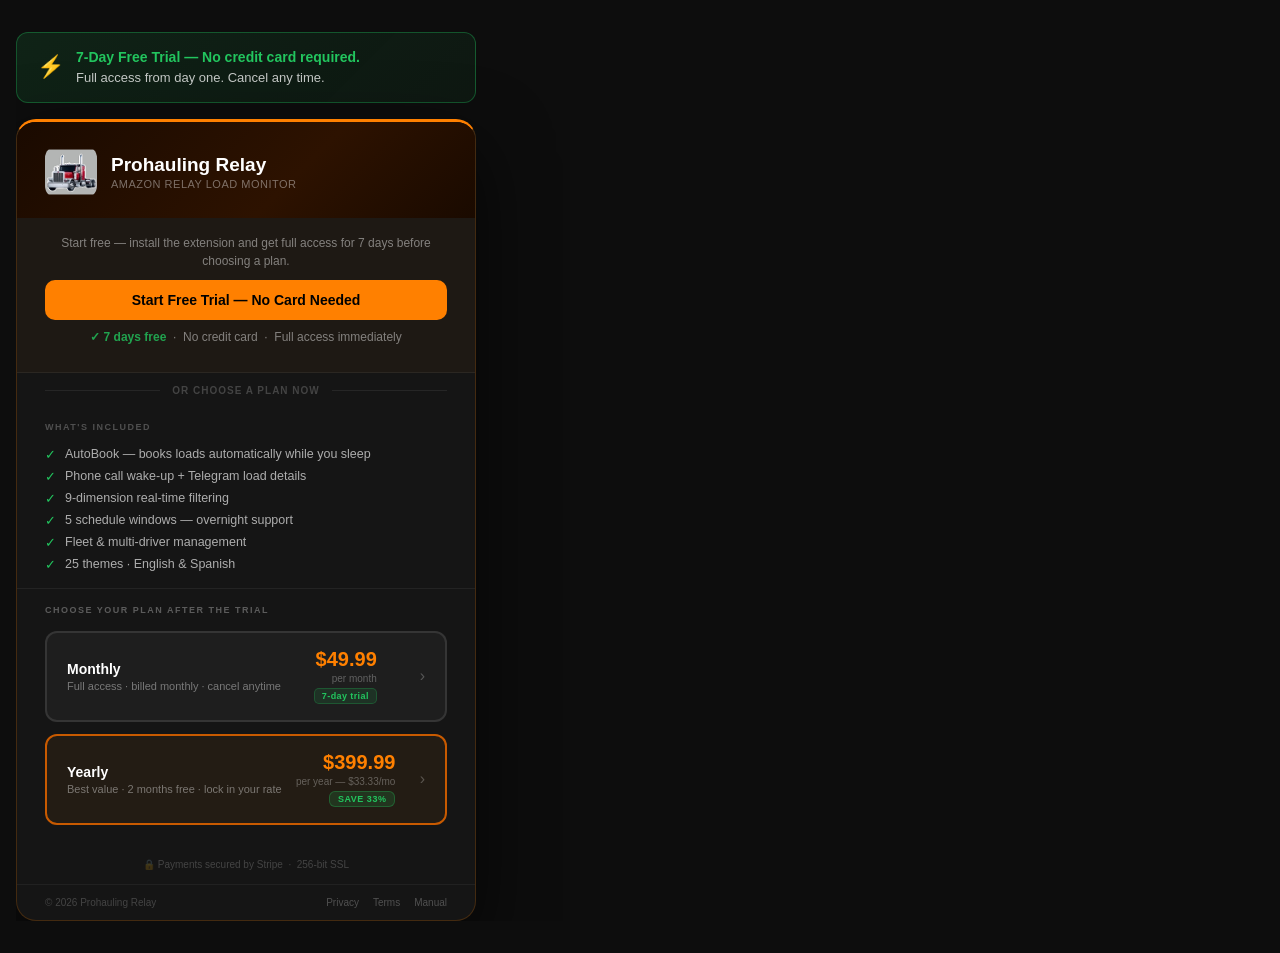
<file: checkout.html>
<!DOCTYPE html>
<html lang="en">
<head>
  <script async src="https://pagead2.googlesyndication.com/pagead/js/adsbygoogle.js?client=ca-pub-5170894036546230" crossorigin="anonymous"></script>
  <meta charset="UTF-8">
  <meta name="viewport" content="width=device-width, initial-scale=1.0">
  <title>Prohauling Relay — Start Your 7-Day Free Trial</title>
  <meta name="description" content="Start your 7-day free trial — no credit card required. Full access to AutoBook, phone alerts, Telegram notifications, and fleet management from day one.">
  <link rel="icon" type="image/png" sizes="16x16" href="icons/icon16.png">
  <link rel="icon" type="image/png" sizes="48x48" href="icons/icon48.png">
  <link rel="icon" type="image/png" sizes="128x128" href="icons/icon128.png">
  <link rel="apple-touch-icon" sizes="128x128" href="icons/icon128.png">
  <style>
    * { box-sizing: border-box; margin: 0; padding: 0; }
    :root { --orange: #FF8000; --orange2: #C85A00; --green: #22c55e; }

    body {
      background: #0d0d0d;
      color: #e0e0e0;
      font-family: -apple-system, BlinkMacSystemFont, 'Segoe UI', sans-serif;
      min-height: 100vh;
      display: flex; flex-direction: column; align-items: center; justify-content: center;
      padding: 32px 16px;
    }

    #page-wrap { overflow-x: hidden; width: 100%; max-width: 100vw; position: relative; }

    /* ── Trial Banner ──────────────────────────────────────── */
    .trial-banner {
      background: linear-gradient(135deg, rgba(34,197,94,0.12), rgba(34,197,94,0.06));
      border: 1px solid rgba(34,197,94,0.35);
      border-radius: 12px;
      padding: 14px 20px;
      margin-bottom: 16px;
      width: 100%; max-width: 460px;
      display: flex; align-items: center; gap: 12px;
    }
    .trial-banner-icon { font-size: 22px; flex-shrink: 0; }
    .trial-banner-text { font-size: 13px; color: rgba(255,255,255,0.75); line-height: 1.5; }
    .trial-banner-text strong { color: var(--green); font-size: 14px; }

    /* ── Card ──────────────────────────────────────────── */
    .card {
      background: #151515;
      border: 1px solid rgba(255,128,0,0.2);
      border-top: 3px solid var(--orange);
      border-radius: 20px;
      width: 100%; max-width: 460px;
      overflow: hidden;
      box-shadow: 0 28px 72px rgba(0,0,0,0.65);
    }

    /* ── Header ─────────────────────────────────────────── */
    .header {
      background: linear-gradient(135deg, #1a0a00 0%, #2d1200 60%, #1a0a00 100%);
      padding: 24px 28px 20px;
      display: flex; align-items: center; gap: 14px;
    }
    .header img { width: 52px; height: 52px; border-radius: 12px; flex-shrink: 0; }
    .header-name { font-size: 19px; font-weight: 900; color: #fff; }
    .header-sub  { font-size: 11px; color: rgba(255,255,255,0.4); margin-top: 2px; letter-spacing: .5px; text-transform: uppercase; }

    /* ── Trial CTA row ───────────────────────────────────── */
    .trial-cta-row {
      padding: 16px 28px;
      background: rgba(255,128,0,0.04);
      border-bottom: 1px solid rgba(255,255,255,0.06);
      text-align: center;
    }
    .trial-cta-row p {
      font-size: 12px; color: rgba(255,255,255,0.45); margin-bottom: 10px; line-height: 1.5;
    }
    .btn-trial {
      display: inline-block;
      background: var(--orange);
      color: #000;
      font-weight: 800;
      font-size: 14px;
      padding: 12px 28px;
      border-radius: 10px;
      text-decoration: none;
      cursor: pointer;
      border: none;
      transition: background .15s, transform .1s;
      width: 100%;
    }
    .btn-trial:hover { background: #ff9520; transform: translateY(-1px); }
    .btn-trial:active { transform: translateY(0); }
    .trial-note { font-size: 10.5px; color: rgba(255,255,255,0.25); margin-top: 8px; }
    .trial-note strong { color: rgba(34,197,94,0.8); }

    /* ── Divider ─────────────────────────────────────────── */
    .or-divider {
      display: flex; align-items: center; gap: 12px;
      padding: 0 28px;
      margin: 0;
    }
    .or-divider::before, .or-divider::after {
      content: ''; flex: 1; height: 1px;
      background: rgba(255,255,255,0.07);
    }
    .or-divider span {
      font-size: 10px; color: rgba(255,255,255,0.2);
      font-weight: 700; letter-spacing: 1px; text-transform: uppercase;
      padding: 12px 0;
    }

    /* ── Features ────────────────────────────────────────── */
    .features {
      padding: 14px 28px 16px;
      display: flex; flex-direction: column; gap: 7px;
      border-bottom: 1px solid rgba(255,255,255,0.06);
    }
    .features-title {
      font-size: 9px; font-weight: 800; letter-spacing: 1.5px; text-transform: uppercase;
      color: rgba(255,255,255,0.25); margin-bottom: 8px;
    }
    .feat { display: flex; align-items: center; gap: 9px; font-size: 12.5px; color: rgba(255,255,255,0.65); }
    .feat-dot { color: var(--green); font-size: 13px; flex-shrink: 0; }

    /* ── Plans ───────────────────────────────────────────── */
    .plans { padding: 16px 28px 24px; display: flex; flex-direction: column; gap: 12px; }
    .plan-title { font-size: 9px; font-weight: 800; letter-spacing: 1.5px; text-transform: uppercase; color: rgba(255,255,255,0.3); margin-bottom: 4px; }

    .plan-btn {
      display: flex; align-items: center; justify-content: space-between;
      padding: 16px 20px;
      border-radius: 12px; border: 2px solid rgba(255,255,255,0.1);
      background: #1e1e1e;
      text-decoration: none;
      cursor: pointer;
      transition: border-color .15s, background .15s, transform .1s;
    }
    .plan-btn:hover { border-color: var(--orange); background: rgba(255,128,0,0.07); transform: translateY(-1px); }
    .plan-btn:active { transform: translateY(0); }

    .plan-btn.featured { border-color: var(--orange2); background: rgba(255,128,0,0.06); }

    .plan-left { display: flex; flex-direction: column; gap: 3px; }
    .plan-name { font-size: 14px; font-weight: 800; color: #fff; }
    .plan-desc { font-size: 11px; color: rgba(255,255,255,0.4); }

    .plan-right { display: flex; flex-direction: column; align-items: flex-end; gap: 4px; }
    .plan-price { font-size: 20px; font-weight: 900; color: var(--orange); line-height: 1; }
    .plan-period { font-size: 10px; color: rgba(255,255,255,0.3); }
    .plan-trial-tag {
      background: rgba(34,197,94,0.12); color: var(--green);
      border: 1px solid rgba(34,197,94,0.25);
      border-radius: 5px; font-size: 9px; font-weight: 800;
      padding: 2px 7px; letter-spacing: .4px;
    }
    .plan-save {
      background: rgba(34,197,94,0.15); color: var(--green);
      border: 1px solid rgba(34,197,94,0.3);
      border-radius: 6px; font-size: 9px; font-weight: 800;
      padding: 2px 8px; letter-spacing: .5px;
    }

    .plan-arrow { color: rgba(255,255,255,0.25); font-size: 16px; margin-left: 10px; flex-shrink: 0; }

    /* ── Footer ──────────────────────────────────────────── */
    .card-footer {
      padding: 12px 28px;
      border-top: 1px solid rgba(255,255,255,0.05);
      display: flex; align-items: center; justify-content: space-between;
      flex-wrap: wrap; gap: 8px;
    }
    .footer-note { font-size: 10px; color: rgba(255,255,255,0.2); }
    .footer-link { font-size: 10px; color: rgba(255,255,255,0.25); text-decoration: none; }
    .footer-link:hover { color: var(--orange); }

    .secure-row {
      display: flex; align-items: center; justify-content: center; gap: 6px;
      padding: 10px 28px 14px;
      font-size: 10px; color: rgba(255,255,255,0.2);
    }
  </style>
</head>
<body>
<div id="page-wrap">

<!-- Trial Banner -->
<div class="trial-banner">
  <div class="trial-banner-icon">&#9889;</div>
  <div class="trial-banner-text">
    <strong>7-Day Free Trial — No credit card required.</strong><br>
    Full access from day one. Cancel any time.
  </div>
</div>

<div class="card">

  <!-- Header -->
  <div class="header">
    <img src="icons/icon128.png" alt="Prohauling Relay" onerror="this.style.display='none'">
    <div>
      <div class="header-name">Prohauling Relay</div>
      <div class="header-sub">Amazon Relay Load Monitor</div>
    </div>
  </div>

  <!-- Trial CTA (primary action) -->
  <div class="trial-cta-row">
    <p>Start free — install the extension and get full access for 7 days before choosing a plan.</p>
    <button type="button" class="btn-trial" id="btn-trial">Start Free Trial — No Card Needed</button>
    <p class="trial-note"><strong>&#10003; 7 days free</strong> &nbsp;·&nbsp; No credit card &nbsp;·&nbsp; Full access immediately</p>
  </div>

  <!-- OR divider -->
  <div class="or-divider"><span>or choose a plan now</span></div>

  <!-- Features -->
  <div class="features">
    <div class="features-title">What's included</div>
    <div class="feat"><span class="feat-dot">&#10003;</span> AutoBook — books loads automatically while you sleep</div>
    <div class="feat"><span class="feat-dot">&#10003;</span> Phone call wake-up + Telegram load details</div>
    <div class="feat"><span class="feat-dot">&#10003;</span> 9-dimension real-time filtering</div>
    <div class="feat"><span class="feat-dot">&#10003;</span> 5 schedule windows &mdash; overnight support</div>
    <div class="feat"><span class="feat-dot">&#10003;</span> Fleet &amp; multi-driver management</div>
    <div class="feat"><span class="feat-dot">&#10003;</span> 25 themes &middot; English &amp; Spanish</div>
  </div>

  <!-- Plans -->
  <div class="plans">
    <div class="plan-title">Choose your plan after the trial</div>

    <a class="plan-btn" href="https://buy.stripe.com/8x26oz1Pa6yv7bSbJM4Ni01" target="_blank">
      <div class="plan-left">
        <div class="plan-name">Monthly</div>
        <div class="plan-desc">Full access &middot; billed monthly &middot; cancel anytime</div>
      </div>
      <div class="plan-right">
        <div class="plan-price">$49.99</div>
        <div class="plan-period">per month</div>
        <span class="plan-trial-tag">7-day trial</span>
      </div>
      <span class="plan-arrow">&#8250;</span>
    </a>

    <a class="plan-btn featured" href="https://buy.stripe.com/28EfZ9gK4f5167ObJM4Ni00" target="_blank">
      <div class="plan-left">
        <div class="plan-name">Yearly</div>
        <div class="plan-desc">Best value &middot; 2 months free &middot; lock in your rate</div>
      </div>
      <div class="plan-right">
        <div class="plan-price">$399.99</div>
        <div class="plan-period">per year &mdash; $33.33/mo</div>
        <span class="plan-save">SAVE 33%</span>
      </div>
      <span class="plan-arrow">&#8250;</span>
    </a>
  </div>

  <div class="secure-row">&#128274; Payments secured by Stripe &nbsp;&middot;&nbsp; 256-bit SSL</div>

  <!-- Footer -->
  <div class="card-footer">
    <span class="footer-note">&copy; 2026 Prohauling Relay</span>
    <div style="display:flex;gap:14px;">
      <a href="privacy-policy.html" class="footer-link" target="_blank">Privacy</a>
      <a href="terms.html" class="footer-link" target="_blank">Terms</a>
      <a href="manual.html" class="footer-link" target="_blank">Manual</a>
    </div>
  </div>

</div>

<!-- Trial Modal (same as index.html) -->
<div id="trialModal" style="display:none;position:fixed;inset:0;z-index:999;background:rgba(0,0,0,0.75);backdrop-filter:blur(6px);align-items:center;justify-content:center;padding:20px;">
  <div style="background:#151515;border:1px solid rgba(255,128,0,0.3);border-top:3px solid #FF8000;border-radius:20px;width:100%;max-width:420px;padding:36px 32px;position:relative;box-shadow:0 32px 80px rgba(0,0,0,0.6);">
    <button type="button" id="modal-close-btn" style="position:absolute;top:16px;right:18px;background:none;border:none;color:rgba(255,255,255,0.3);font-size:22px;cursor:pointer;line-height:1;">&#10005;</button>

    <div id="modal-form-view">
      <div style="font-size:28px;margin-bottom:12px;">&#9889;</div>
      <h3 style="font-size:20px;font-weight:900;color:#fff;margin:0 0 8px;">Start your free 7 days</h3>
      <p style="font-size:14px;color:rgba(255,255,255,0.45);margin:0 0 24px;line-height:1.6;">No credit card. No pressure. Drop your email and we'll take you straight to the extension — full access starts immediately.</p>

      <input type="email" id="trialEmail" placeholder="your@email.com"
        style="width:100%;background:#1a1a1a;border:1px solid rgba(255,128,0,0.3);border-radius:10px;padding:13px 16px;font-size:15px;color:#fff;outline:none;margin-bottom:12px;box-sizing:border-box;"
        id="trialEmailInput">

      <button type="button" id="modal-submit-btn"
        style="width:100%;background:#FF8000;color:#000;border:none;border-radius:10px;padding:14px;font-size:15px;font-weight:800;cursor:pointer;transition:background .15s;">
        <span id="modal-btn-text">Start Free Trial</span>
      </button>

      <p id="modal-error" style="display:none;color:#f87171;font-size:12px;margin-top:10px;text-align:center;"></p>
      <p style="font-size:11px;color:rgba(255,255,255,0.2);margin-top:14px;text-align:center;">We use your email to send trial reminders. No spam.</p>
    </div>

    <div id="modal-success-view" style="display:none;text-align:center;">
      <div style="font-size:48px;margin-bottom:16px;">&#9889;</div>
      <h3 style="font-size:20px;font-weight:900;color:#22c55e;margin:0 0 12px;">You're in!</h3>
      <p style="font-size:14px;color:rgba(255,255,255,0.5);line-height:1.7;margin:0 0 16px;">Taking you to the Chrome Web Store now. Install the extension, open your load board, and Auto-Book is ready to go.</p>
      <p style="font-size:12px;color:rgba(255,255,255,0.3);margin:0 0 20px;line-height:1.6;">&#128236; Welcome email on its way — if you don't see it, check your spam folder and mark it as "Not spam".</p>
      <button type="button" id="modal-store-btn" style="background:#FF8000;color:#000;border:none;border-radius:10px;padding:12px 28px;font-size:14px;font-weight:800;cursor:pointer;">Install Extension &#8594;</button>
    </div>
  </div>
</div>

<script src="checkout.js"></script>

</div><!-- end #page-wrap -->
</body>
</html>
</file>
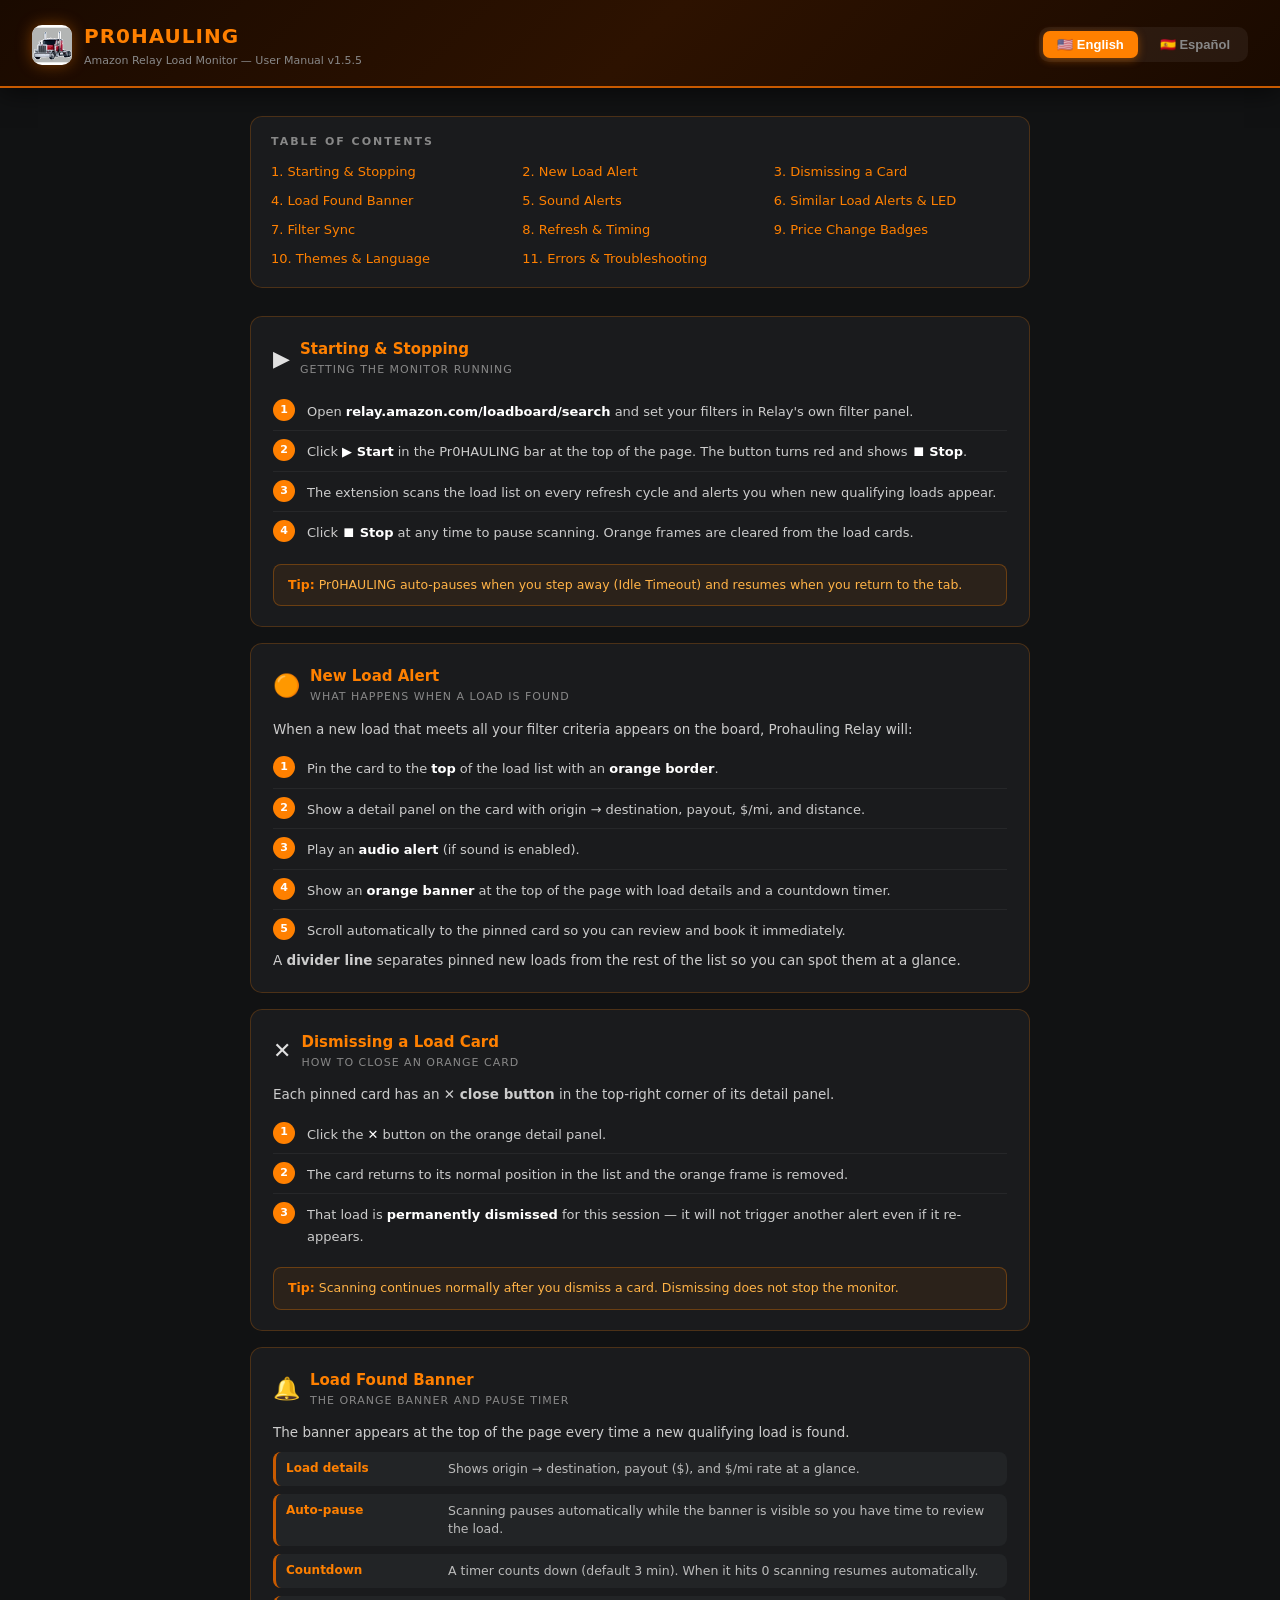
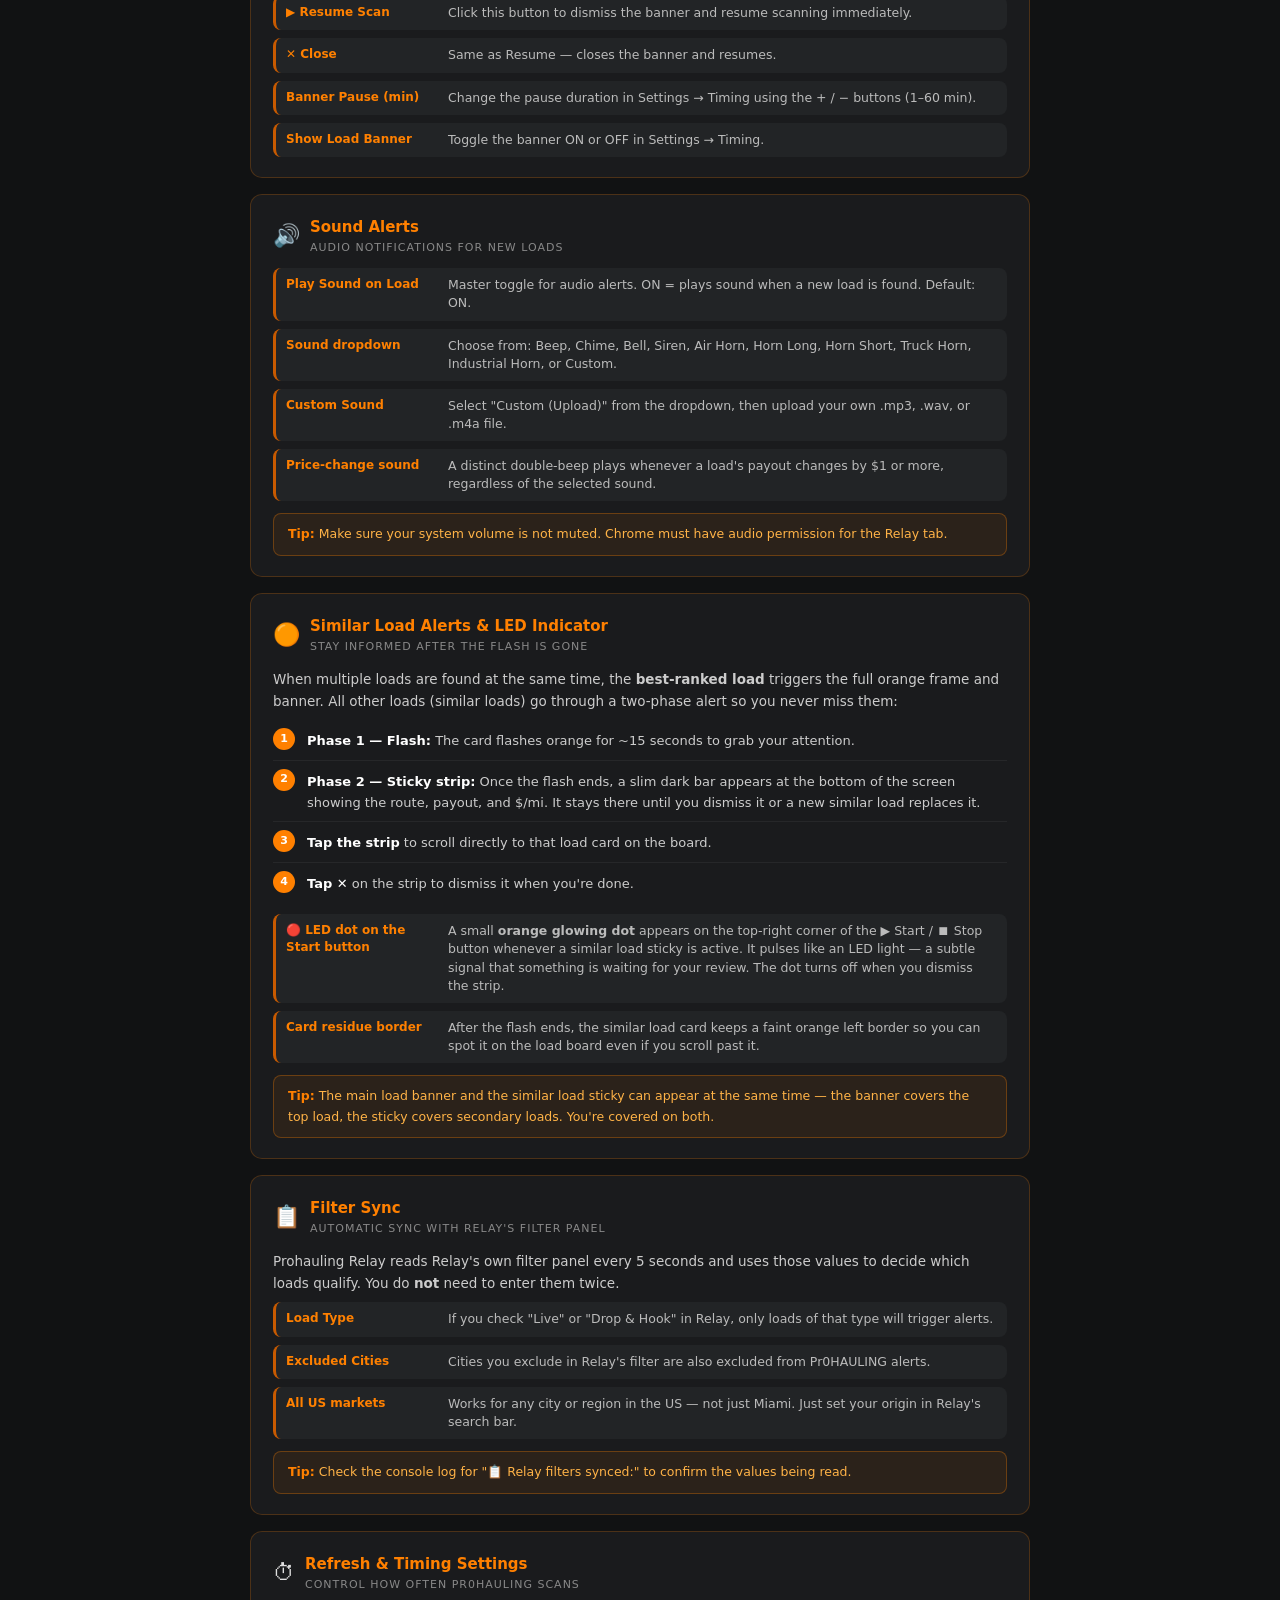
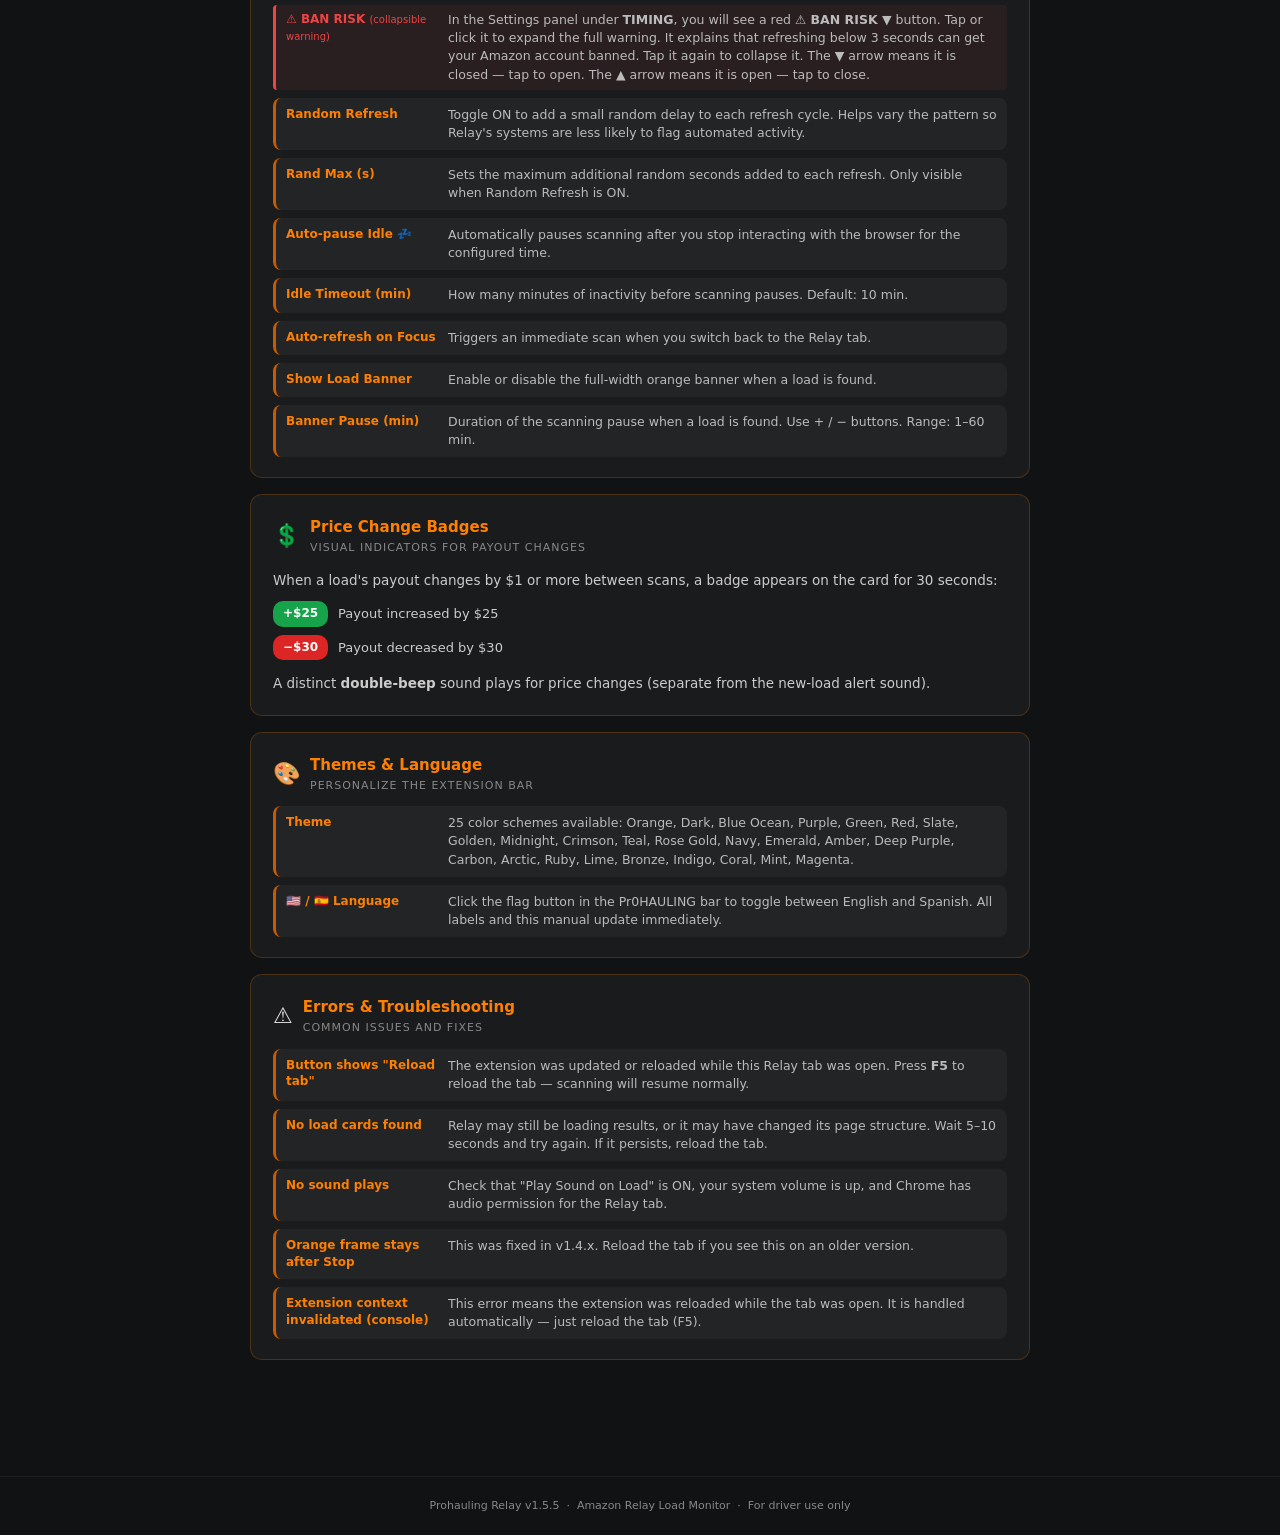
<file: manual.html>
<!DOCTYPE html>
<html lang="en">
<head>
  <script async src="https://pagead2.googlesyndication.com/pagead/js/adsbygoogle.js?client=ca-pub-5170894036546230" crossorigin="anonymous"></script>
  <meta charset="UTF-8">
  <meta name="viewport" content="width=device-width, initial-scale=1.0">
  <title>Prohauling Relay — User Manual</title>
  <link rel="icon" type="image/png" sizes="16x16" href="icons/icon16.png">
  <link rel="icon" type="image/png" sizes="48x48" href="icons/icon48.png">
  <link rel="icon" type="image/png" sizes="128x128" href="icons/icon128.png">
  <link rel="apple-touch-icon" sizes="128x128" href="icons/icon128.png">
  <style>
    :root {
      --accent: #FF8000;
      --accent2: #c85a00;
      --bg: #111213;
      --bg2: #1a1b1d;
      --bg3: #222426;
      --border: rgba(255,128,0,0.22);
      --text: #e0e0e0;
      --muted: #888;
      --green: #22c55e;
    }
    * { box-sizing: border-box; margin: 0; padding: 0; }
    body {
      background: var(--bg);
      color: var(--text);
      font-family: system-ui, -apple-system, sans-serif;
      font-size: 14px;
      line-height: 1.6;
      min-height: 100vh;
    }

    /* ── Header ─────────────────────────────────────────────────────────── */
    header {
      background: linear-gradient(135deg, #1a0a00 0%, #2d1200 50%, #1a0a00 100%);
      border-bottom: 2px solid var(--accent2);
      padding: 20px 32px 16px;
      display: flex;
      align-items: center;
      justify-content: space-between;
      flex-wrap: wrap;
      gap: 12px;
      position: sticky;
      top: 0;
      z-index: 100;
      box-shadow: 0 4px 24px rgba(0,0,0,0.6);
    }
    .logo {
      display: flex;
      align-items: center;
      gap: 12px;
    }
    .logo-icon {
      width: 40px; height: 40px;
      border-radius: 10px;
      display: flex; align-items: center; justify-content: center;
      box-shadow: 0 0 16px rgba(255,128,0,0.4);
      overflow: hidden;
      background: #fff;
    }
    .logo-icon img {
      width: 40px; height: 40px;
      display: block;
    }
    .logo-text h1 { font-size: 20px; font-weight: 900; color: var(--accent); letter-spacing: 1px; }
    .logo-text p  { font-size: 11px; color: var(--muted); }
    .lang-switch {
      display: flex;
      gap: 8px;
      background: rgba(255,255,255,0.06);
      padding: 4px;
      border-radius: 10px;
    }
    .lang-btn {
      background: transparent;
      border: none;
      border-radius: 7px;
      padding: 6px 14px;
      font-size: 13px;
      font-weight: 700;
      cursor: pointer;
      color: var(--muted);
      transition: all .18s;
    }
    .lang-btn.active {
      background: var(--accent);
      color: #fff;
      box-shadow: 0 2px 8px rgba(255,128,0,0.4);
    }

    /* ── Layout ─────────────────────────────────────────────────────────── */
    .container { max-width: 820px; margin: 0 auto; padding: 28px 20px 60px; }

    /* ── TOC ─────────────────────────────────────────────────────────── */
    .toc {
      background: var(--bg2);
      border: 1px solid var(--border);
      border-radius: 12px;
      padding: 16px 20px;
      margin-bottom: 28px;
    }
    .toc h2 { font-size: 11px; text-transform: uppercase; letter-spacing: 2px; color: var(--muted); margin-bottom: 10px; }
    .toc-grid {
      display: grid;
      grid-template-columns: repeat(auto-fill, minmax(min(220px, 100%), 1fr));
      gap: 4px 16px;
    }
    .toc a {
      color: var(--accent);
      text-decoration: none;
      font-size: 13px;
      padding: 2px 0;
      display: block;
      transition: color .15s;
    }
    .toc a:hover { color: #fff; }

    /* ── Section card ────────────────────────────────────────────────── */
    .section {
      background: var(--bg2);
      border: 1px solid var(--border);
      border-radius: 12px;
      padding: 20px 22px;
      margin-bottom: 16px;
      transition: border-color .2s;
    }
    .section:hover { border-color: rgba(255,128,0,0.45); }
    .section-header {
      display: flex;
      align-items: center;
      gap: 10px;
      margin-bottom: 12px;
    }
    .section-icon {
      font-size: 22px;
      flex-shrink: 0;
    }
    .section-title {
      font-size: 15px;
      font-weight: 800;
      color: var(--accent);
    }
    .section-sub {
      font-size: 11px;
      color: var(--muted);
      text-transform: uppercase;
      letter-spacing: 1px;
    }
    .section-body { color: #ccc; font-size: 13.5px; line-height: 1.65; }
    .section-body p { margin-bottom: 8px; }
    .section-body p:last-child { margin-bottom: 0; }

    /* ── Step list ───────────────────────────────────────────────────── */
    .steps { list-style: none; padding: 0; }
    .steps li {
      display: flex;
      gap: 12px;
      padding: 8px 0;
      border-bottom: 1px solid rgba(255,255,255,0.05);
    }
    .steps li:last-child { border-bottom: none; }
    .step-num {
      flex-shrink: 0;
      width: 22px; height: 22px;
      background: var(--accent);
      border-radius: 50%;
      display: flex; align-items: center; justify-content: center;
      font-size: 11px; font-weight: 900; color: #fff;
    }
    .step-txt { font-size: 13px; color: #ccc; padding-top: 2px; }
    .step-txt b { color: #fff; }

    /* ── Key/value pairs ─────────────────────────────────────────────── */
    .kv-list { display: flex; flex-direction: column; gap: 8px; }
    .kv {
      display: flex;
      gap: 12px;
      padding: 8px 10px;
      background: var(--bg3);
      border-radius: 8px;
      border-left: 3px solid var(--accent2);
    }
    .kv-key {
      flex-shrink: 0;
      width: 150px;
      font-size: 12px;
      font-weight: 800;
      color: var(--accent);
      line-height: 1.4;
    }
    .kv-val { font-size: 12.5px; color: #bbb; line-height: 1.45; }

    /* ── Tip box ─────────────────────────────────────────────────────── */
    .tip {
      background: rgba(255,128,0,0.08);
      border: 1px solid rgba(255,128,0,0.3);
      border-radius: 8px;
      padding: 10px 14px;
      font-size: 12.5px;
      color: #ffb347;
      margin-top: 12px;
    }
    .tip b { color: var(--accent); }

    /* ── Warning box ─────────────────────────────────────────────────── */
    .warn {
      background: rgba(220,38,38,0.1);
      border: 1px solid rgba(220,38,38,0.35);
      border-radius: 8px;
      padding: 10px 14px;
      font-size: 12.5px;
      color: #fca5a5;
      margin-top: 12px;
    }

    /* ── Badge demos ─────────────────────────────────────────────────── */
    .badge-row { display: flex; gap: 10px; align-items: center; flex-wrap: wrap; margin-top: 10px; }
    .badge {
      display: inline-block;
      padding: 3px 10px;
      border-radius: 10px;
      font-size: 12px;
      font-weight: 700;
      color: #fff;
    }
    .badge.green  { background: #16a34a; }
    .badge.red    { background: #dc2626; }
    .badge.orange { background: var(--accent); }

    /* ── Footer ─────────────────────────────────────────────────────── */
    footer {
      text-align: center;
      color: var(--muted);
      font-size: 11px;
      padding: 20px;
      border-top: 1px solid rgba(255,255,255,0.06);
      margin-top: 40px;
    }

    /* ── Language sections ───────────────────────────────────────────── */
    [data-lang] { display: none; }
    [data-lang].visible { display: block; }

    #page-wrap { overflow-x: hidden; width: 100%; max-width: 100vw; position: relative; }
  </style>
</head>
<body>
<div id="page-wrap">

<header>
  <div class="logo">
    <div class="logo-icon"><img src="icons/icon128.png" alt="Prohauling Relay"></div>
    <div class="logo-text">
      <h1>PR0HAULING</h1>
      <p>Amazon Relay Load Monitor — User Manual v1.5.5</p>
    </div>
  </div>
  <div class="lang-switch">
    <button type="button" class="lang-btn active" id="btnEN">🇺🇸 English</button>
    <button type="button" class="lang-btn"        id="btnES">🇪🇸 Español</button>
  </div>
</header>

<!-- ═══════════════════════════  ENGLISH  ═══════════════════════════════════ -->
<div data-lang="en" class="visible">
<div class="container">

  <div class="toc">
    <h2>Table of Contents</h2>
    <div class="toc-grid">
      <a href="#en-start">1. Starting &amp; Stopping</a>
      <a href="#en-newload">2. New Load Alert</a>
      <a href="#en-dismiss">3. Dismissing a Card</a>
      <a href="#en-banner">4. Load Found Banner</a>
      <a href="#en-sound">5. Sound Alerts</a>
      <a href="#en-similar">6. Similar Load Alerts &amp; LED</a>
      <a href="#en-filters">7. Filter Sync</a>
      <a href="#en-timing">8. Refresh &amp; Timing</a>
      <a href="#en-price">9. Price Change Badges</a>
      <a href="#en-theme">10. Themes &amp; Language</a>
      <a href="#en-errors">11. Errors &amp; Troubleshooting</a>
    </div>
  </div>

  <!-- 1 -->
  <div class="section" id="en-start">
    <div class="section-header">
      <div class="section-icon">▶</div>
      <div>
        <div class="section-title">Starting &amp; Stopping</div>
        <div class="section-sub">Getting the monitor running</div>
      </div>
    </div>
    <div class="section-body">
      <ul class="steps">
        <li><div class="step-num">1</div><div class="step-txt">Open <b>relay.amazon.com/loadboard/search</b> and set your filters in Relay's own filter panel.</div></li>
        <li><div class="step-num">2</div><div class="step-txt">Click <b>▶ Start</b> in the Pr0HAULING bar at the top of the page. The button turns red and shows <b>⏹ Stop</b>.</div></li>
        <li><div class="step-num">3</div><div class="step-txt">The extension scans the load list on every refresh cycle and alerts you when new qualifying loads appear.</div></li>
        <li><div class="step-num">4</div><div class="step-txt">Click <b>⏹ Stop</b> at any time to pause scanning. Orange frames are cleared from the load cards.</div></li>
      </ul>
      <div class="tip"><b>Tip:</b> Pr0HAULING auto-pauses when you step away (Idle Timeout) and resumes when you return to the tab.</div>
    </div>
  </div>

  <!-- 2 -->
  <div class="section" id="en-newload">
    <div class="section-header">
      <div class="section-icon">🟠</div>
      <div>
        <div class="section-title">New Load Alert</div>
        <div class="section-sub">What happens when a load is found</div>
      </div>
    </div>
    <div class="section-body">
      <p>When a new load that meets all your filter criteria appears on the board, Prohauling Relay will:</p>
      <ul class="steps">
        <li><div class="step-num">1</div><div class="step-txt">Pin the card to the <b>top</b> of the load list with an <b>orange border</b>.</div></li>
        <li><div class="step-num">2</div><div class="step-txt">Show a detail panel on the card with origin → destination, payout, $/mi, and distance.</div></li>
        <li><div class="step-num">3</div><div class="step-txt">Play an <b>audio alert</b> (if sound is enabled).</div></li>
        <li><div class="step-num">4</div><div class="step-txt">Show an <b>orange banner</b> at the top of the page with load details and a countdown timer.</div></li>
        <li><div class="step-num">5</div><div class="step-txt">Scroll automatically to the pinned card so you can review and book it immediately.</div></li>
      </ul>
      <p>A <b>divider line</b> separates pinned new loads from the rest of the list so you can spot them at a glance.</p>
    </div>
  </div>

  <!-- 3 -->
  <div class="section" id="en-dismiss">
    <div class="section-header">
      <div class="section-icon">✕</div>
      <div>
        <div class="section-title">Dismissing a Load Card</div>
        <div class="section-sub">How to close an orange card</div>
      </div>
    </div>
    <div class="section-body">
      <p>Each pinned card has an <b>✕ close button</b> in the top-right corner of its detail panel.</p>
      <ul class="steps">
        <li><div class="step-num">1</div><div class="step-txt">Click the <b>✕</b> button on the orange detail panel.</div></li>
        <li><div class="step-num">2</div><div class="step-txt">The card returns to its normal position in the list and the orange frame is removed.</div></li>
        <li><div class="step-num">3</div><div class="step-txt">That load is <b>permanently dismissed</b> for this session — it will not trigger another alert even if it re-appears.</div></li>
      </ul>
      <div class="tip"><b>Tip:</b> Scanning continues normally after you dismiss a card. Dismissing does not stop the monitor.</div>
    </div>
  </div>

  <!-- 4 -->
  <div class="section" id="en-banner">
    <div class="section-header">
      <div class="section-icon">🔔</div>
      <div>
        <div class="section-title">Load Found Banner</div>
        <div class="section-sub">The orange banner and pause timer</div>
      </div>
    </div>
    <div class="section-body">
      <p>The banner appears at the top of the page every time a new qualifying load is found.</p>
      <div class="kv-list">
        <div class="kv"><div class="kv-key">Load details</div><div class="kv-val">Shows origin → destination, payout ($), and $/mi rate at a glance.</div></div>
        <div class="kv"><div class="kv-key">Auto-pause</div><div class="kv-val">Scanning pauses automatically while the banner is visible so you have time to review the load.</div></div>
        <div class="kv"><div class="kv-key">Countdown</div><div class="kv-val">A timer counts down (default 3 min). When it hits 0 scanning resumes automatically.</div></div>
        <div class="kv"><div class="kv-key">▶ Resume Scan</div><div class="kv-val">Click this button to dismiss the banner and resume scanning immediately.</div></div>
        <div class="kv"><div class="kv-key">✕ Close</div><div class="kv-val">Same as Resume — closes the banner and resumes.</div></div>
        <div class="kv"><div class="kv-key">Banner Pause (min)</div><div class="kv-val">Change the pause duration in Settings → Timing using the + / − buttons (1–60 min).</div></div>
        <div class="kv"><div class="kv-key">Show Load Banner</div><div class="kv-val">Toggle the banner ON or OFF in Settings → Timing.</div></div>
      </div>
    </div>
  </div>

  <!-- 5 -->
  <div class="section" id="en-sound">
    <div class="section-header">
      <div class="section-icon">🔊</div>
      <div>
        <div class="section-title">Sound Alerts</div>
        <div class="section-sub">Audio notifications for new loads</div>
      </div>
    </div>
    <div class="section-body">
      <div class="kv-list">
        <div class="kv"><div class="kv-key">Play Sound on Load</div><div class="kv-val">Master toggle for audio alerts. ON = plays sound when a new load is found. Default: ON.</div></div>
        <div class="kv"><div class="kv-key">Sound dropdown</div><div class="kv-val">Choose from: Beep, Chime, Bell, Siren, Air Horn, Horn Long, Horn Short, Truck Horn, Industrial Horn, or Custom.</div></div>
        <div class="kv"><div class="kv-key">Custom Sound</div><div class="kv-val">Select "Custom (Upload)" from the dropdown, then upload your own .mp3, .wav, or .m4a file.</div></div>
        <div class="kv"><div class="kv-key">Price-change sound</div><div class="kv-val">A distinct double-beep plays whenever a load's payout changes by $1 or more, regardless of the selected sound.</div></div>
      </div>
      <div class="tip"><b>Tip:</b> Make sure your system volume is not muted. Chrome must have audio permission for the Relay tab.</div>
    </div>
  </div>

  <!-- 6 -->
  <div class="section" id="en-similar">
    <div class="section-header">
      <div class="section-icon">🟠</div>
      <div>
        <div class="section-title">Similar Load Alerts &amp; LED Indicator</div>
        <div class="section-sub">Stay informed after the flash is gone</div>
      </div>
    </div>
    <div class="section-body">
      <p>When multiple loads are found at the same time, the <b>best-ranked load</b> triggers the full orange frame and banner. All other loads (similar loads) go through a two-phase alert so you never miss them:</p>
      <ul class="steps">
        <li><div class="step-num">1</div><div class="step-txt"><b>Phase 1 — Flash:</b> The card flashes orange for ~15 seconds to grab your attention.</div></li>
        <li><div class="step-num">2</div><div class="step-txt"><b>Phase 2 — Sticky strip:</b> Once the flash ends, a slim dark bar appears at the bottom of the screen showing the route, payout, and $/mi. It stays there until you dismiss it or a new similar load replaces it.</div></li>
        <li><div class="step-num">3</div><div class="step-txt"><b>Tap the strip</b> to scroll directly to that load card on the board.</div></li>
        <li><div class="step-num">4</div><div class="step-txt"><b>Tap ✕</b> on the strip to dismiss it when you're done.</div></li>
      </ul>
      <div class="kv-list" style="margin-top:12px;">
        <div class="kv">
          <div class="kv-key">🔴 LED dot on the Start button</div>
          <div class="kv-val">A small <b>orange glowing dot</b> appears on the top-right corner of the ▶ Start / ⏹ Stop button whenever a similar load sticky is active. It pulses like an LED light — a subtle signal that something is waiting for your review. The dot turns off when you dismiss the strip.</div>
        </div>
        <div class="kv">
          <div class="kv-key">Card residue border</div>
          <div class="kv-val">After the flash ends, the similar load card keeps a faint orange left border so you can spot it on the load board even if you scroll past it.</div>
        </div>
      </div>
      <div class="tip"><b>Tip:</b> The main load banner and the similar load sticky can appear at the same time — the banner covers the top load, the sticky covers secondary loads. You're covered on both.</div>
    </div>
  </div>

  <!-- 7 -->
  <div class="section" id="en-filters">
    <div class="section-header">
      <div class="section-icon">📋</div>
      <div>
        <div class="section-title">Filter Sync</div>
        <div class="section-sub">Automatic sync with Relay's filter panel</div>
      </div>
    </div>
    <div class="section-body">
      <p>Prohauling Relay reads Relay's own filter panel every 5 seconds and uses those values to decide which loads qualify. You do <b>not</b> need to enter them twice.</p>
      <div class="kv-list">
<div class="kv"><div class="kv-key">Load Type</div><div class="kv-val">If you check "Live" or "Drop &amp; Hook" in Relay, only loads of that type will trigger alerts.</div></div>
        <div class="kv"><div class="kv-key">Excluded Cities</div><div class="kv-val">Cities you exclude in Relay's filter are also excluded from Pr0HAULING alerts.</div></div>
        <div class="kv"><div class="kv-key">All US markets</div><div class="kv-val">Works for any city or region in the US — not just Miami. Just set your origin in Relay's search bar.</div></div>
      </div>
      <div class="tip"><b>Tip:</b> Check the console log for "📋 Relay filters synced:" to confirm the values being read.</div>
    </div>
  </div>

  <!-- 8 -->
  <div class="section" id="en-timing">
    <div class="section-header">
      <div class="section-icon">⏱</div>
      <div>
        <div class="section-title">Refresh &amp; Timing Settings</div>
        <div class="section-sub">Control how often Pr0HAULING scans</div>
      </div>
    </div>
    <div class="section-body">
      <div class="kv-list">
        <div class="kv" style="background:rgba(239,68,68,0.07);border-left:3px solid #ef4444;border-radius:4px;padding:6px 10px;">
          <div class="kv-key" style="color:#ef4444;">⚠ BAN RISK <span style="font-weight:400;font-size:10px;">(collapsible warning)</span></div>
          <div class="kv-val">In the Settings panel under <b>TIMING</b>, you will see a red <b>⚠ BAN RISK ▼</b> button. Tap or click it to expand the full warning. It explains that refreshing below 3 seconds can get your Amazon account banned. Tap it again to collapse it. The <b>▼</b> arrow means it is closed — tap to open. The <b>▲</b> arrow means it is open — tap to close.</div>
        </div>
        <div class="kv"><div class="kv-key">Random Refresh</div><div class="kv-val">Toggle ON to add a small random delay to each refresh cycle. Helps vary the pattern so Relay's systems are less likely to flag automated activity.</div></div>
        <div class="kv"><div class="kv-key">Rand Max (s)</div><div class="kv-val">Sets the maximum additional random seconds added to each refresh. Only visible when Random Refresh is ON.</div></div>
        <div class="kv"><div class="kv-key">Auto-pause Idle 💤</div><div class="kv-val">Automatically pauses scanning after you stop interacting with the browser for the configured time.</div></div>
        <div class="kv"><div class="kv-key">Idle Timeout (min)</div><div class="kv-val">How many minutes of inactivity before scanning pauses. Default: 10 min.</div></div>
        <div class="kv"><div class="kv-key">Auto-refresh on Focus</div><div class="kv-val">Triggers an immediate scan when you switch back to the Relay tab.</div></div>
        <div class="kv"><div class="kv-key">Show Load Banner</div><div class="kv-val">Enable or disable the full-width orange banner when a load is found.</div></div>
        <div class="kv"><div class="kv-key">Banner Pause (min)</div><div class="kv-val">Duration of the scanning pause when a load is found. Use + / − buttons. Range: 1–60 min.</div></div>
      </div>
    </div>
  </div>

  <!-- 9 -->
  <div class="section" id="en-price">
    <div class="section-header">
      <div class="section-icon">💲</div>
      <div>
        <div class="section-title">Price Change Badges</div>
        <div class="section-sub">Visual indicators for payout changes</div>
      </div>
    </div>
    <div class="section-body">
      <p>When a load's payout changes by $1 or more between scans, a badge appears on the card for 30 seconds:</p>
      <div class="badge-row">
        <span class="badge green">+$25</span><span style="color:#ccc;font-size:13px;">Payout increased by $25</span>
      </div>
      <div class="badge-row" style="margin-top:8px;">
        <span class="badge red">−$30</span><span style="color:#ccc;font-size:13px;">Payout decreased by $30</span>
      </div>
      <p style="margin-top:12px;">A distinct <b>double-beep</b> sound plays for price changes (separate from the new-load alert sound).</p>
    </div>
  </div>

  <!-- 10 -->
  <div class="section" id="en-theme">
    <div class="section-header">
      <div class="section-icon">🎨</div>
      <div>
        <div class="section-title">Themes &amp; Language</div>
        <div class="section-sub">Personalize the extension bar</div>
      </div>
    </div>
    <div class="section-body">
      <div class="kv-list">
        <div class="kv"><div class="kv-key">Theme</div><div class="kv-val">25 color schemes available: Orange, Dark, Blue Ocean, Purple, Green, Red, Slate, Golden, Midnight, Crimson, Teal, Rose Gold, Navy, Emerald, Amber, Deep Purple, Carbon, Arctic, Ruby, Lime, Bronze, Indigo, Coral, Mint, Magenta.</div></div>
        <div class="kv"><div class="kv-key">🇺🇸 / 🇪🇸 Language</div><div class="kv-val">Click the flag button in the Pr0HAULING bar to toggle between English and Spanish. All labels and this manual update immediately.</div></div>
      </div>
    </div>
  </div>

  <!-- 11 -->
  <div class="section" id="en-errors">
    <div class="section-header">
      <div class="section-icon">⚠️</div>
      <div>
        <div class="section-title">Errors &amp; Troubleshooting</div>
        <div class="section-sub">Common issues and fixes</div>
      </div>
    </div>
    <div class="section-body">
      <div class="kv-list">
        <div class="kv">
          <div class="kv-key">Button shows "Reload tab"</div>
          <div class="kv-val">The extension was updated or reloaded while this Relay tab was open. Press <b>F5</b> to reload the tab — scanning will resume normally.</div>
        </div>
        <div class="kv">
          <div class="kv-key">No load cards found</div>
          <div class="kv-val">Relay may still be loading results, or it may have changed its page structure. Wait 5–10 seconds and try again. If it persists, reload the tab.</div>
        </div>
        <div class="kv">
          <div class="kv-key">No sound plays</div>
          <div class="kv-val">Check that "Play Sound on Load" is ON, your system volume is up, and Chrome has audio permission for the Relay tab.</div>
        </div>
        <div class="kv">
          <div class="kv-key">Orange frame stays after Stop</div>
          <div class="kv-val">This was fixed in v1.4.x. Reload the tab if you see this on an older version.</div>
        </div>
        <div class="kv">
          <div class="kv-key">Extension context invalidated (console)</div>
          <div class="kv-val">This error means the extension was reloaded while the tab was open. It is handled automatically — just reload the tab (F5).</div>
        </div>
      </div>
    </div>
  </div>

</div><!-- /container -->
</div><!-- /en -->


<!-- ═══════════════════════════  ESPAÑOL  ═══════════════════════════════════ -->
<div data-lang="es">
<div class="container">

  <div class="toc">
    <h2>Tabla de Contenidos</h2>
    <div class="toc-grid">
      <a href="#es-start">1. Iniciar y Detener</a>
      <a href="#es-newload">2. Alerta de Nueva Carga</a>
      <a href="#es-dismiss">3. Cerrar una Tarjeta</a>
      <a href="#es-banner">4. Banner de Carga Encontrada</a>
      <a href="#es-sound">5. Alertas de Sonido</a>
      <a href="#es-similar">6. Alertas de Cargas Similares y LED</a>
      <a href="#es-filters">7. Sincronía de Filtros</a>
      <a href="#es-timing">8. Actualización y Tiempos</a>
      <a href="#es-price">9. Insignias de Cambio de Precio</a>
      <a href="#es-theme">10. Temas e Idioma</a>
      <a href="#es-errors">11. Errores y Solución de Problemas</a>
    </div>
  </div>

  <!-- 1 -->
  <div class="section" id="es-start">
    <div class="section-header">
      <div class="section-icon">▶</div>
      <div>
        <div class="section-title">Iniciar y Detener</div>
        <div class="section-sub">Cómo poner en marcha el monitor</div>
      </div>
    </div>
    <div class="section-body">
      <ul class="steps">
        <li><div class="step-num">1</div><div class="step-txt">Abre <b>relay.amazon.com/loadboard/search</b> y configura tus filtros en el panel de filtros de Relay.</div></li>
        <li><div class="step-num">2</div><div class="step-txt">Haz clic en <b>▶ Iniciar</b> en la barra de Pr0HAULING. El botón cambia a rojo y muestra <b>⏹ Detener</b>.</div></li>
        <li><div class="step-num">3</div><div class="step-txt">La extensión escanea la lista de cargas en cada ciclo de actualización y te alerta cuando aparecen cargas nuevas que cumplen tus criterios.</div></li>
        <li><div class="step-num">4</div><div class="step-txt">Haz clic en <b>⏹ Detener</b> en cualquier momento para pausar el escaneo. Los marcos naranjas desaparecen de las tarjetas.</div></li>
      </ul>
      <div class="tip"><b>Consejo:</b> Pr0HAULING se pausa automáticamente cuando te alejas (tiempo de inactividad) y se reanuda cuando vuelves a la pestaña.</div>
    </div>
  </div>

  <!-- 2 -->
  <div class="section" id="es-newload">
    <div class="section-header">
      <div class="section-icon">🟠</div>
      <div>
        <div class="section-title">Alerta de Nueva Carga</div>
        <div class="section-sub">Qué sucede cuando se encuentra una carga</div>
      </div>
    </div>
    <div class="section-body">
      <p>Cuando aparece una nueva carga que cumple todos tus criterios de filtro, Prohauling Relay hará:</p>
      <ul class="steps">
        <li><div class="step-num">1</div><div class="step-txt">Fija la tarjeta en la <b>parte superior</b> de la lista con un <b>borde naranja</b>.</div></li>
        <li><div class="step-num">2</div><div class="step-txt">Muestra un panel de detalles con origen → destino, pago, $/mi y distancia.</div></li>
        <li><div class="step-num">3</div><div class="step-txt">Reproduce una <b>alerta de audio</b> (si el sonido está activado).</div></li>
        <li><div class="step-num">4</div><div class="step-txt">Muestra un <b>banner naranja</b> en la parte superior con detalles de la carga y un temporizador de cuenta regresiva.</div></li>
        <li><div class="step-num">5</div><div class="step-txt">Desplaza automáticamente a la tarjeta fijada para que puedas revisarla y reservarla de inmediato.</div></li>
      </ul>
      <p>Una <b>línea divisoria</b> separa las nuevas cargas fijadas del resto de la lista para que puedas identificarlas de un vistazo.</p>
    </div>
  </div>

  <!-- 3 -->
  <div class="section" id="es-dismiss">
    <div class="section-header">
      <div class="section-icon">✕</div>
      <div>
        <div class="section-title">Cerrar una Tarjeta de Carga</div>
        <div class="section-sub">Cómo descartar una tarjeta naranja</div>
      </div>
    </div>
    <div class="section-body">
      <p>Cada tarjeta fijada tiene un <b>botón ✕</b> en la esquina superior derecha de su panel de detalles.</p>
      <ul class="steps">
        <li><div class="step-num">1</div><div class="step-txt">Haz clic en el botón <b>✕</b> del panel de detalles naranja.</div></li>
        <li><div class="step-num">2</div><div class="step-txt">La tarjeta regresa a su posición normal en la lista y se elimina el marco naranja.</div></li>
        <li><div class="step-num">3</div><div class="step-txt">Esa carga queda <b>descartada permanentemente</b> para esta sesión — no volverá a generar una alerta aunque reaparezca.</div></li>
      </ul>
      <div class="tip"><b>Consejo:</b> El escaneo continúa normalmente después de descartar una tarjeta. Descartar no detiene el monitor.</div>
    </div>
  </div>

  <!-- 4 -->
  <div class="section" id="es-banner">
    <div class="section-header">
      <div class="section-icon">🔔</div>
      <div>
        <div class="section-title">Banner de Carga Encontrada</div>
        <div class="section-sub">El banner naranja y el temporizador de pausa</div>
      </div>
    </div>
    <div class="section-body">
      <p>El banner aparece en la parte superior de la página cada vez que se encuentra una nueva carga que califica.</p>
      <div class="kv-list">
        <div class="kv"><div class="kv-key">Detalles de la carga</div><div class="kv-val">Muestra origen → destino, pago ($) y tarifa en $/mi de un vistazo.</div></div>
        <div class="kv"><div class="kv-key">Pausa automática</div><div class="kv-val">El escaneo se pausa automáticamente mientras el banner está visible para que tengas tiempo de revisar la carga.</div></div>
        <div class="kv"><div class="kv-key">Cuenta regresiva</div><div class="kv-val">Un temporizador cuenta regresivamente (por defecto 3 min). Cuando llega a 0, el escaneo se reanuda automáticamente.</div></div>
        <div class="kv"><div class="kv-key">▶ Reanudar Escaneo</div><div class="kv-val">Haz clic en este botón para cerrar el banner y reanudar el escaneo inmediatamente.</div></div>
        <div class="kv"><div class="kv-key">✕ Cerrar</div><div class="kv-val">Igual que Reanudar — cierra el banner y reanuda.</div></div>
        <div class="kv"><div class="kv-key">Pausa del Banner (min)</div><div class="kv-val">Cambia la duración de la pausa en Ajustes → Tiempos usando los botones + / − (1–60 min).</div></div>
        <div class="kv"><div class="kv-key">Mostrar Banner</div><div class="kv-val">Activa o desactiva el banner en Ajustes → Tiempos.</div></div>
      </div>
    </div>
  </div>

  <!-- 5 -->
  <div class="section" id="es-sound">
    <div class="section-header">
      <div class="section-icon">🔊</div>
      <div>
        <div class="section-title">Alertas de Sonido</div>
        <div class="section-sub">Notificaciones de audio para nuevas cargas</div>
      </div>
    </div>
    <div class="section-body">
      <div class="kv-list">
        <div class="kv"><div class="kv-key">Sonido al Cargar</div><div class="kv-val">Control principal de alertas de audio. Activado = reproduce sonido cuando se encuentra una nueva carga. Por defecto: Activado.</div></div>
        <div class="kv"><div class="kv-key">Menú de sonido</div><div class="kv-val">Elige entre: Beep, Chime, Bell, Sirena, Aire Comprimido, Bocina Larga, Bocina Corta, Bocina de Camión, Bocina Industrial, o Personalizado.</div></div>
        <div class="kv"><div class="kv-key">Sonido Personalizado</div><div class="kv-val">Selecciona "Personalizado (Subir)" en el menú, luego sube tu propio archivo .mp3, .wav o .m4a.</div></div>
        <div class="kv"><div class="kv-key">Sonido de cambio de precio</div><div class="kv-val">Un doble bip distintivo suena cuando el pago de una carga cambia $1 o más, independientemente del sonido seleccionado.</div></div>
      </div>
      <div class="tip"><b>Consejo:</b> Asegúrate de que el volumen del sistema no esté en silencio. Chrome debe tener permiso de audio para la pestaña de Relay.</div>
    </div>
  </div>

  <!-- 6 -->
  <div class="section" id="es-similar">
    <div class="section-header">
      <div class="section-icon">🟠</div>
      <div>
        <div class="section-title">Alertas de Cargas Similares y LED</div>
        <div class="section-sub">Mantente informado después del destello</div>
      </div>
    </div>
    <div class="section-body">
      <p>Cuando se encuentran varias cargas al mismo tiempo, la <b>carga mejor clasificada</b> activa el marco naranja completo y el banner. Las demás cargas (cargas similares) pasan por un sistema de alerta en dos fases para que no te pierdas ninguna:</p>
      <ul class="steps">
        <li><div class="step-num">1</div><div class="step-txt"><b>Fase 1 — Destello:</b> La tarjeta parpadea en naranja durante ~15 segundos para llamar tu atención.</div></li>
        <li><div class="step-num">2</div><div class="step-txt"><b>Fase 2 — Barra fija:</b> Cuando termina el destello, aparece una barra delgada en la parte inferior de la pantalla con la ruta, el pago y el $/mi. Permanece ahí hasta que la cierres o una nueva carga similar la reemplace.</div></li>
        <li><div class="step-num">3</div><div class="step-txt"><b>Toca la barra</b> para desplazarte directamente a esa tarjeta de carga en el tablero.</div></li>
        <li><div class="step-num">4</div><div class="step-txt"><b>Toca ✕</b> en la barra para cerrarla cuando hayas terminado.</div></li>
      </ul>
      <div class="kv-list" style="margin-top:12px;">
        <div class="kv">
          <div class="kv-key">🔴 Punto LED en el botón de Inicio</div>
          <div class="kv-val">Un pequeño <b>punto naranja brillante</b> aparece en la esquina superior derecha del botón ▶ Iniciar / ⏹ Detener cuando hay una barra de carga similar activa. Pulsa como una luz LED — una señal sutil de que hay algo esperando tu revisión. El punto se apaga cuando cierras la barra.</div>
        </div>
        <div class="kv">
          <div class="kv-key">Borde residual en la tarjeta</div>
          <div class="kv-val">Después del destello, la tarjeta de carga similar conserva un borde izquierdo naranja tenue para que puedas identificarla en el tablero aunque te hayas desplazado.</div>
        </div>
      </div>
      <div class="tip"><b>Consejo:</b> El banner de la carga principal y la barra fija de cargas similares pueden aparecer al mismo tiempo — el banner cubre la mejor carga, la barra fija cubre las cargas secundarias. Estás cubierto en ambos casos.</div>
    </div>
  </div>

  <!-- 7 -->
  <div class="section" id="es-filters">
    <div class="section-header">
      <div class="section-icon">📋</div>
      <div>
        <div class="section-title">Sincronía de Filtros</div>
        <div class="section-sub">Sincronización automática con el panel de filtros de Relay</div>
      </div>
    </div>
    <div class="section-body">
      <p>Prohauling Relay lee el panel de filtros de Relay cada 5 segundos y utiliza esos valores para decidir qué cargas califican. <b>No</b> necesitas ingresarlos dos veces.</p>
      <div class="kv-list">
<div class="kv"><div class="kv-key">Tipo de Carga</div><div class="kv-val">Si marcas "Live" o "Drop &amp; Hook" en Relay, solo las cargas de ese tipo activarán alertas.</div></div>
        <div class="kv"><div class="kv-key">Ciudades Excluidas</div><div class="kv-val">Las ciudades que excluyes en el filtro de Relay también se excluyen de las alertas de Pr0HAULING.</div></div>
        <div class="kv"><div class="kv-key">Todos los mercados EE.UU.</div><div class="kv-val">Funciona para cualquier ciudad o región de EE.UU., no solo Miami. Solo configura tu origen en la barra de búsqueda de Relay.</div></div>
      </div>
      <div class="tip"><b>Consejo:</b> Revisa el registro de la consola para "📋 Relay filters synced:" para confirmar los valores que se están leyendo.</div>
    </div>
  </div>

  <!-- 8 -->
  <div class="section" id="es-timing">
    <div class="section-header">
      <div class="section-icon">⏱</div>
      <div>
        <div class="section-title">Configuración de Actualización y Tiempos</div>
        <div class="section-sub">Controla con qué frecuencia escanea Pr0HAULING</div>
      </div>
    </div>
    <div class="section-body">
      <div class="kv-list">
        <div class="kv" style="background:rgba(239,68,68,0.07);border-left:3px solid #ef4444;border-radius:4px;padding:6px 10px;">
          <div class="kv-key" style="color:#ef4444;">⚠ RIESGO DE SUSPENSIÓN DE CUENTA <span style="font-weight:400;font-size:10px;">(aviso desplegable)</span></div>
          <div class="kv-val">En el panel de Ajustes, bajo la sección <b>TIEMPOS</b>, verás un botón rojo con el texto <b>⚠ BAN RISK ▼</b>. Tócalo o haz clic para expandir el aviso completo. Explica que actualizar por debajo de 3 segundos puede resultar en la suspensión de tu cuenta de Amazon. Tócalo de nuevo para cerrarlo. La flecha <b>▼</b> indica que está cerrado — toca para abrir. La flecha <b>▲</b> indica que está abierto — toca para cerrar.</div>
        </div>
        <div class="kv"><div class="kv-key">Intervalo Aleatorio</div><div class="kv-val">Activa para agregar un pequeño retraso aleatorio a cada ciclo de actualización. Ayuda a variar el patrón para que los sistemas de Relay sean menos propensos a detectar actividad automatizada.</div></div>
        <div class="kv"><div class="kv-key">Máximo Aleatorio (seg)</div><div class="kv-val">Establece los segundos adicionales aleatorios máximos. Solo visible cuando el Intervalo Aleatorio está activado.</div></div>
        <div class="kv"><div class="kv-key">Pausa automática 💤</div><div class="kv-val">Pausa el escaneo automáticamente después de que dejes de interactuar con el navegador durante el tiempo configurado.</div></div>
        <div class="kv"><div class="kv-key">Tiempo de espera (min)</div><div class="kv-val">Cuántos minutos de inactividad antes de pausar el escaneo. Por defecto: 10 min.</div></div>
        <div class="kv"><div class="kv-key">Auto-refrescar al enfocarse</div><div class="kv-val">Activa un escaneo inmediato cuando cambias de vuelta a la pestaña de Relay.</div></div>
        <div class="kv"><div class="kv-key">Mostrar Banner</div><div class="kv-val">Activa o desactiva el banner naranja de ancho completo cuando se encuentra una carga.</div></div>
        <div class="kv"><div class="kv-key">Pausa del Banner (min)</div><div class="kv-val">Duración de la pausa cuando se encuentra una carga. Usa los botones + / −. Rango: 1–60 min.</div></div>
      </div>
    </div>
  </div>

  <!-- 9 -->
  <div class="section" id="es-price">
    <div class="section-header">
      <div class="section-icon">💲</div>
      <div>
        <div class="section-title">Insignias de Cambio de Precio</div>
        <div class="section-sub">Indicadores visuales de cambios en el pago</div>
      </div>
    </div>
    <div class="section-body">
      <p>Cuando el pago de una carga cambia $1 o más entre escaneos, aparece una insignia en la tarjeta durante 30 segundos:</p>
      <div class="badge-row">
        <span class="badge green">+$25</span><span style="color:#ccc;font-size:13px;">El pago aumentó $25</span>
      </div>
      <div class="badge-row" style="margin-top:8px;">
        <span class="badge red">−$30</span><span style="color:#ccc;font-size:13px;">El pago disminuyó $30</span>
      </div>
      <p style="margin-top:12px;">Un <b>doble bip</b> distintivo suena para los cambios de precio (separado del sonido de alerta de nueva carga).</p>
    </div>
  </div>

  <!-- 10 -->
  <div class="section" id="es-theme">
    <div class="section-header">
      <div class="section-icon">🎨</div>
      <div>
        <div class="section-title">Temas e Idioma</div>
        <div class="section-sub">Personaliza la barra de la extensión</div>
      </div>
    </div>
    <div class="section-body">
      <div class="kv-list">
        <div class="kv"><div class="kv-key">Tema</div><div class="kv-val">25 esquemas de color disponibles: Naranja, Oscuro, Océano Azul, Morado, Verde, Rojo, Pizarra, Dorado, Medianoche, Carmesí, Verde Azulado, Oro Rosa, Marino, Esmeralda, Ámbar, Morado Profundo, Carbón, Ártico, Rubí, Lima, Bronce, Índigo, Coral, Menta, Magenta.</div></div>
        <div class="kv"><div class="kv-key">🇺🇸 / 🇪🇸 Idioma</div><div class="kv-val">Haz clic en el botón de la bandera en la barra de Pr0HAULING para cambiar entre inglés y español. Todas las etiquetas y este manual se actualizan de inmediato.</div></div>
      </div>
    </div>
  </div>

  <!-- 11 -->
  <div class="section" id="es-errors">
    <div class="section-header">
      <div class="section-icon">⚠️</div>
      <div>
        <div class="section-title">Errores y Solución de Problemas</div>
        <div class="section-sub">Problemas comunes y soluciones</div>
      </div>
    </div>
    <div class="section-body">
      <div class="kv-list">
        <div class="kv">
          <div class="kv-key">El botón dice "Recargar pestaña"</div>
          <div class="kv-val">La extensión se actualizó mientras esta pestaña de Relay estaba abierta. Presiona <b>F5</b> para recargar la pestaña — el escaneo se reanudará normalmente.</div>
        </div>
        <div class="kv">
          <div class="kv-key">No se encuentran tarjetas</div>
          <div class="kv-val">Relay puede estar cargando resultados, o puede haber cambiado su estructura de página. Espera 5–10 segundos e intenta de nuevo. Si persiste, recarga la pestaña.</div>
        </div>
        <div class="kv">
          <div class="kv-key">No suena ningún sonido</div>
          <div class="kv-val">Verifica que "Sonido al Cargar" esté Activado, que el volumen del sistema esté subido y que Chrome tenga permiso de audio para la pestaña de Relay.</div>
        </div>
        <div class="kv">
          <div class="kv-key">El marco naranja persiste al Detener</div>
          <div class="kv-val">Esto fue corregido en v1.4.x. Recarga la pestaña si lo ves en una versión anterior.</div>
        </div>
        <div class="kv">
          <div class="kv-key">Extension context invalidated (consola)</div>
          <div class="kv-val">Este error significa que la extensión se recargó mientras la pestaña estaba abierta. Se maneja automáticamente — solo recarga la pestaña (F5).</div>
        </div>
      </div>
    </div>
  </div>

</div><!-- /container -->
</div><!-- /es -->

<footer>
  Prohauling Relay v1.5.5 &nbsp;·&nbsp; Amazon Relay Load Monitor &nbsp;·&nbsp; For driver use only
</footer>

<script src="manual.js"></script>
</div><!-- end #page-wrap -->
</body>
</html>
</file>
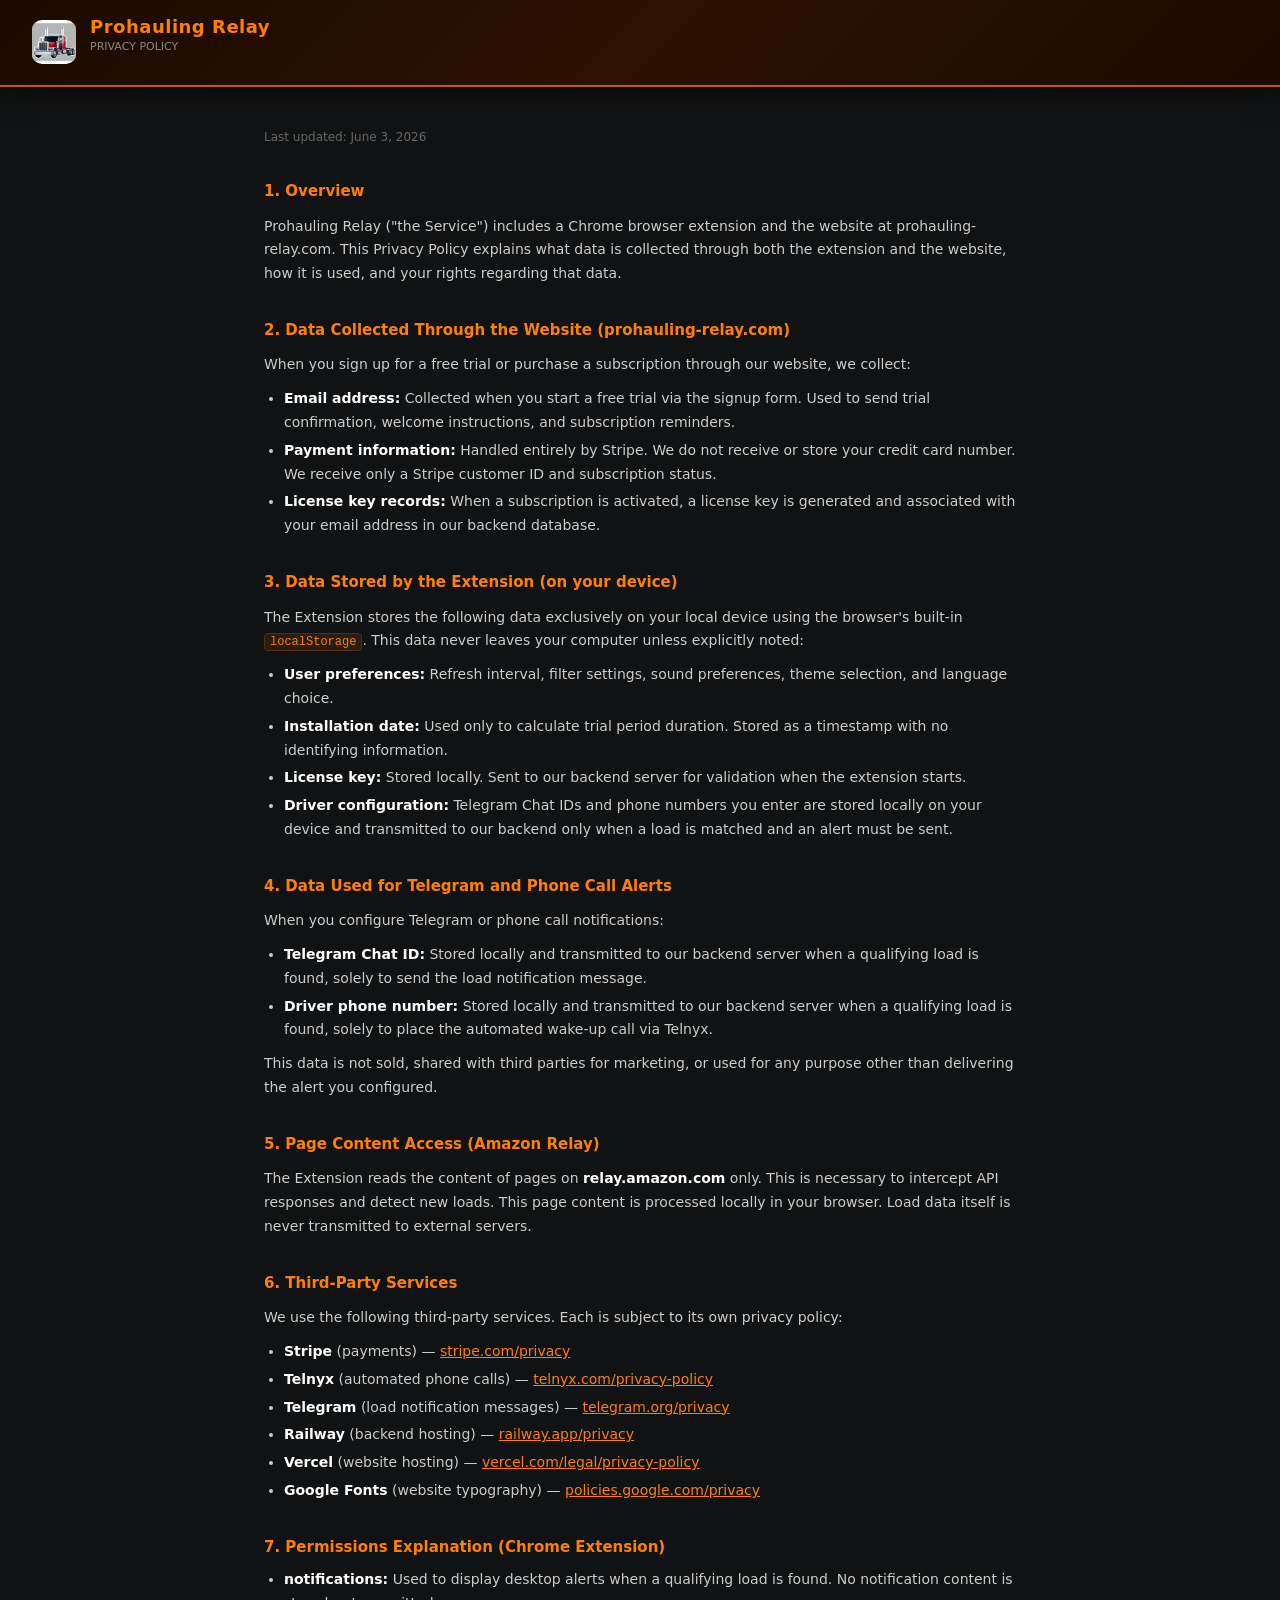
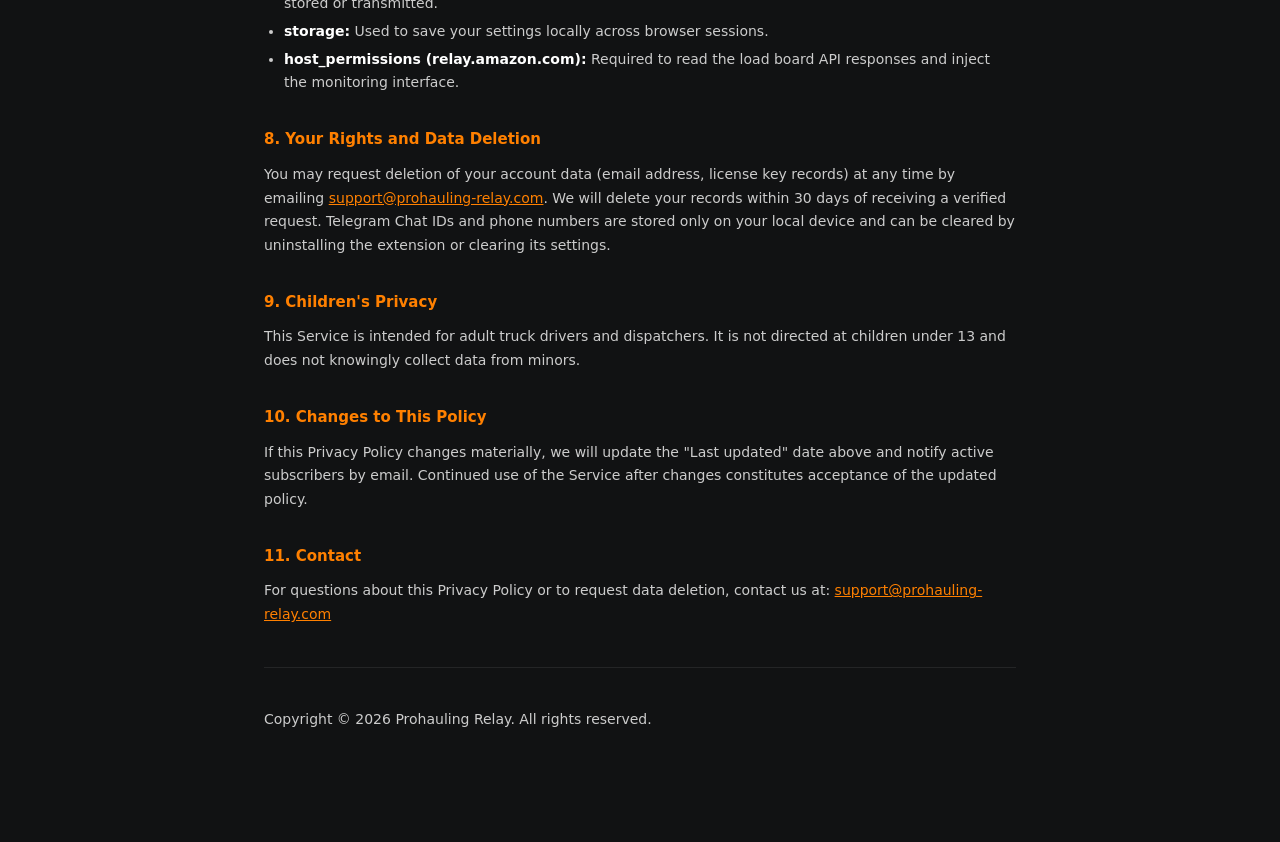
<file: privacy-policy.html>
<!DOCTYPE html>
<html lang="en">
<head>
  <script async src="https://pagead2.googlesyndication.com/pagead/js/adsbygoogle.js?client=ca-pub-5170894036546230" crossorigin="anonymous"></script>
  <meta charset="UTF-8">
  <meta name="viewport" content="width=device-width, initial-scale=1.0">
  <title>Prohauling Relay — Privacy Policy</title>
  <link rel="icon" type="image/png" sizes="16x16" href="icons/icon16.png">
  <link rel="icon" type="image/png" sizes="48x48" href="icons/icon48.png">
  <link rel="icon" type="image/png" sizes="128x128" href="icons/icon128.png">
  <link rel="apple-touch-icon" sizes="128x128" href="icons/icon128.png">
  <style>
    * { box-sizing: border-box; margin: 0; padding: 0; }
    body { font-family: system-ui, -apple-system, sans-serif; background: #111213; color: #e0e0e0; line-height: 1.7; min-height: 100vh; }
    #page-wrap { overflow-x: hidden; width: 100%; max-width: 100vw; position: relative; }
    header {
      background: linear-gradient(135deg, #1a0a00 0%, #2d1200 50%, #1a0a00 100%);
      border-bottom: 2px solid #c85a00;
      padding: 18px 32px;
      display: flex; align-items: center; gap: 14px;
      position: sticky; top: 0; z-index: 100;
      box-shadow: 0 4px 24px rgba(0,0,0,0.6);
    }
    header img { width: 44px; height: 44px; border-radius: 10px; background: #fff; display: block; }
    .hd-text h1 { font-size: 18px; font-weight: 900; color: #FF8000; letter-spacing: .5px; line-height: 1; }
    .hd-text p  { font-size: 11px; color: #888; margin-top: 2px; }
    main { max-width: 800px; margin: 40px auto; padding: 0 24px 60px; }
    h2 { color: #FF8000; margin-top: 32px; margin-bottom: 8px; font-size: 15px; }
    p  { margin: 10px 0; color: #ccc; font-size: 14px; }
    ul { margin: 8px 0 8px 20px; color: #ccc; font-size: 14px; }
    li { margin: 4px 0; }
    code { background: rgba(255,128,0,0.1); border: 1px solid rgba(255,128,0,0.2); border-radius: 4px; padding: 1px 5px; font-size: 12px; color: #FF8000; }
    a { color: #FF8000; }
    strong { color: #fff; }
    .updated { color: #666; font-size: 12px; margin-bottom: 24px; display: block; }
    hr { border: none; border-top: 1px solid rgba(255,255,255,0.08); margin: 40px 0; }
    footer { font-size: 12px; color: #555; }
  </style>
</head>
<body>
<div id="page-wrap">

<header>
  <img src="icons/icon128.png" alt="Prohauling Relay">
  <div class="hd-text">
    <h1>Prohauling Relay</h1>
    <p>PRIVACY POLICY</p>
  </div>
</header>

<main>
<p class="updated">Last updated: June 3, 2026</p>

<h2>1. Overview</h2>
<p>Prohauling Relay ("the Service") includes a Chrome browser extension and the website at prohauling-relay.com. This Privacy Policy explains what data is collected through both the extension and the website, how it is used, and your rights regarding that data.</p>

<h2>2. Data Collected Through the Website (prohauling-relay.com)</h2>
<p>When you sign up for a free trial or purchase a subscription through our website, we collect:</p>
<ul>
  <li><strong>Email address:</strong> Collected when you start a free trial via the signup form. Used to send trial confirmation, welcome instructions, and subscription reminders.</li>
  <li><strong>Payment information:</strong> Handled entirely by Stripe. We do not receive or store your credit card number. We receive only a Stripe customer ID and subscription status.</li>
  <li><strong>License key records:</strong> When a subscription is activated, a license key is generated and associated with your email address in our backend database.</li>
</ul>

<h2>3. Data Stored by the Extension (on your device)</h2>
<p>The Extension stores the following data exclusively on your local device using the browser's built-in <code>localStorage</code>. This data never leaves your computer unless explicitly noted:</p>
<ul>
  <li><strong>User preferences:</strong> Refresh interval, filter settings, sound preferences, theme selection, and language choice.</li>
  <li><strong>Installation date:</strong> Used only to calculate trial period duration. Stored as a timestamp with no identifying information.</li>
  <li><strong>License key:</strong> Stored locally. Sent to our backend server for validation when the extension starts.</li>
  <li><strong>Driver configuration:</strong> Telegram Chat IDs and phone numbers you enter are stored locally on your device and transmitted to our backend only when a load is matched and an alert must be sent.</li>
</ul>

<h2>4. Data Used for Telegram and Phone Call Alerts</h2>
<p>When you configure Telegram or phone call notifications:</p>
<ul>
  <li><strong>Telegram Chat ID:</strong> Stored locally and transmitted to our backend server when a qualifying load is found, solely to send the load notification message.</li>
  <li><strong>Driver phone number:</strong> Stored locally and transmitted to our backend server when a qualifying load is found, solely to place the automated wake-up call via Telnyx.</li>
</ul>
<p>This data is not sold, shared with third parties for marketing, or used for any purpose other than delivering the alert you configured.</p>

<h2>5. Page Content Access (Amazon Relay)</h2>
<p>The Extension reads the content of pages on <strong>relay.amazon.com</strong> only. This is necessary to intercept API responses and detect new loads. This page content is processed locally in your browser. Load data itself is never transmitted to external servers.</p>

<h2>6. Third-Party Services</h2>
<p>We use the following third-party services. Each is subject to its own privacy policy:</p>
<ul>
  <li><strong>Stripe</strong> (payments) — <a href="https://stripe.com/privacy" target="_blank">stripe.com/privacy</a></li>
  <li><strong>Telnyx</strong> (automated phone calls) — <a href="https://telnyx.com/privacy-policy" target="_blank">telnyx.com/privacy-policy</a></li>
  <li><strong>Telegram</strong> (load notification messages) — <a href="https://telegram.org/privacy" target="_blank">telegram.org/privacy</a></li>
  <li><strong>Railway</strong> (backend hosting) — <a href="https://railway.app/privacy" target="_blank">railway.app/privacy</a></li>
  <li><strong>Vercel</strong> (website hosting) — <a href="https://vercel.com/legal/privacy-policy" target="_blank">vercel.com/legal/privacy-policy</a></li>
  <li><strong>Google Fonts</strong> (website typography) — <a href="https://policies.google.com/privacy" target="_blank">policies.google.com/privacy</a></li>
</ul>

<h2>7. Permissions Explanation (Chrome Extension)</h2>
<ul>
  <li><strong>notifications:</strong> Used to display desktop alerts when a qualifying load is found. No notification content is stored or transmitted.</li>
  <li><strong>storage:</strong> Used to save your settings locally across browser sessions.</li>
  <li><strong>host_permissions (relay.amazon.com):</strong> Required to read the load board API responses and inject the monitoring interface.</li>
</ul>

<h2>8. Your Rights and Data Deletion</h2>
<p>You may request deletion of your account data (email address, license key records) at any time by emailing <a href="mailto:support@prohauling-relay.com">support@prohauling-relay.com</a>. We will delete your records within 30 days of receiving a verified request. Telegram Chat IDs and phone numbers are stored only on your local device and can be cleared by uninstalling the extension or clearing its settings.</p>

<h2>9. Children's Privacy</h2>
<p>This Service is intended for adult truck drivers and dispatchers. It is not directed at children under 13 and does not knowingly collect data from minors.</p>

<h2>10. Changes to This Policy</h2>
<p>If this Privacy Policy changes materially, we will update the "Last updated" date above and notify active subscribers by email. Continued use of the Service after changes constitutes acceptance of the updated policy.</p>

<h2>11. Contact</h2>
<p>For questions about this Privacy Policy or to request data deletion, contact us at: <a href="mailto:support@prohauling-relay.com">support@prohauling-relay.com</a></p>

<hr>
<p class="footer">Copyright &copy; 2026 Prohauling Relay. All rights reserved.</p>

</main>
</div><!-- end #page-wrap -->
</body>
</html>
</file>
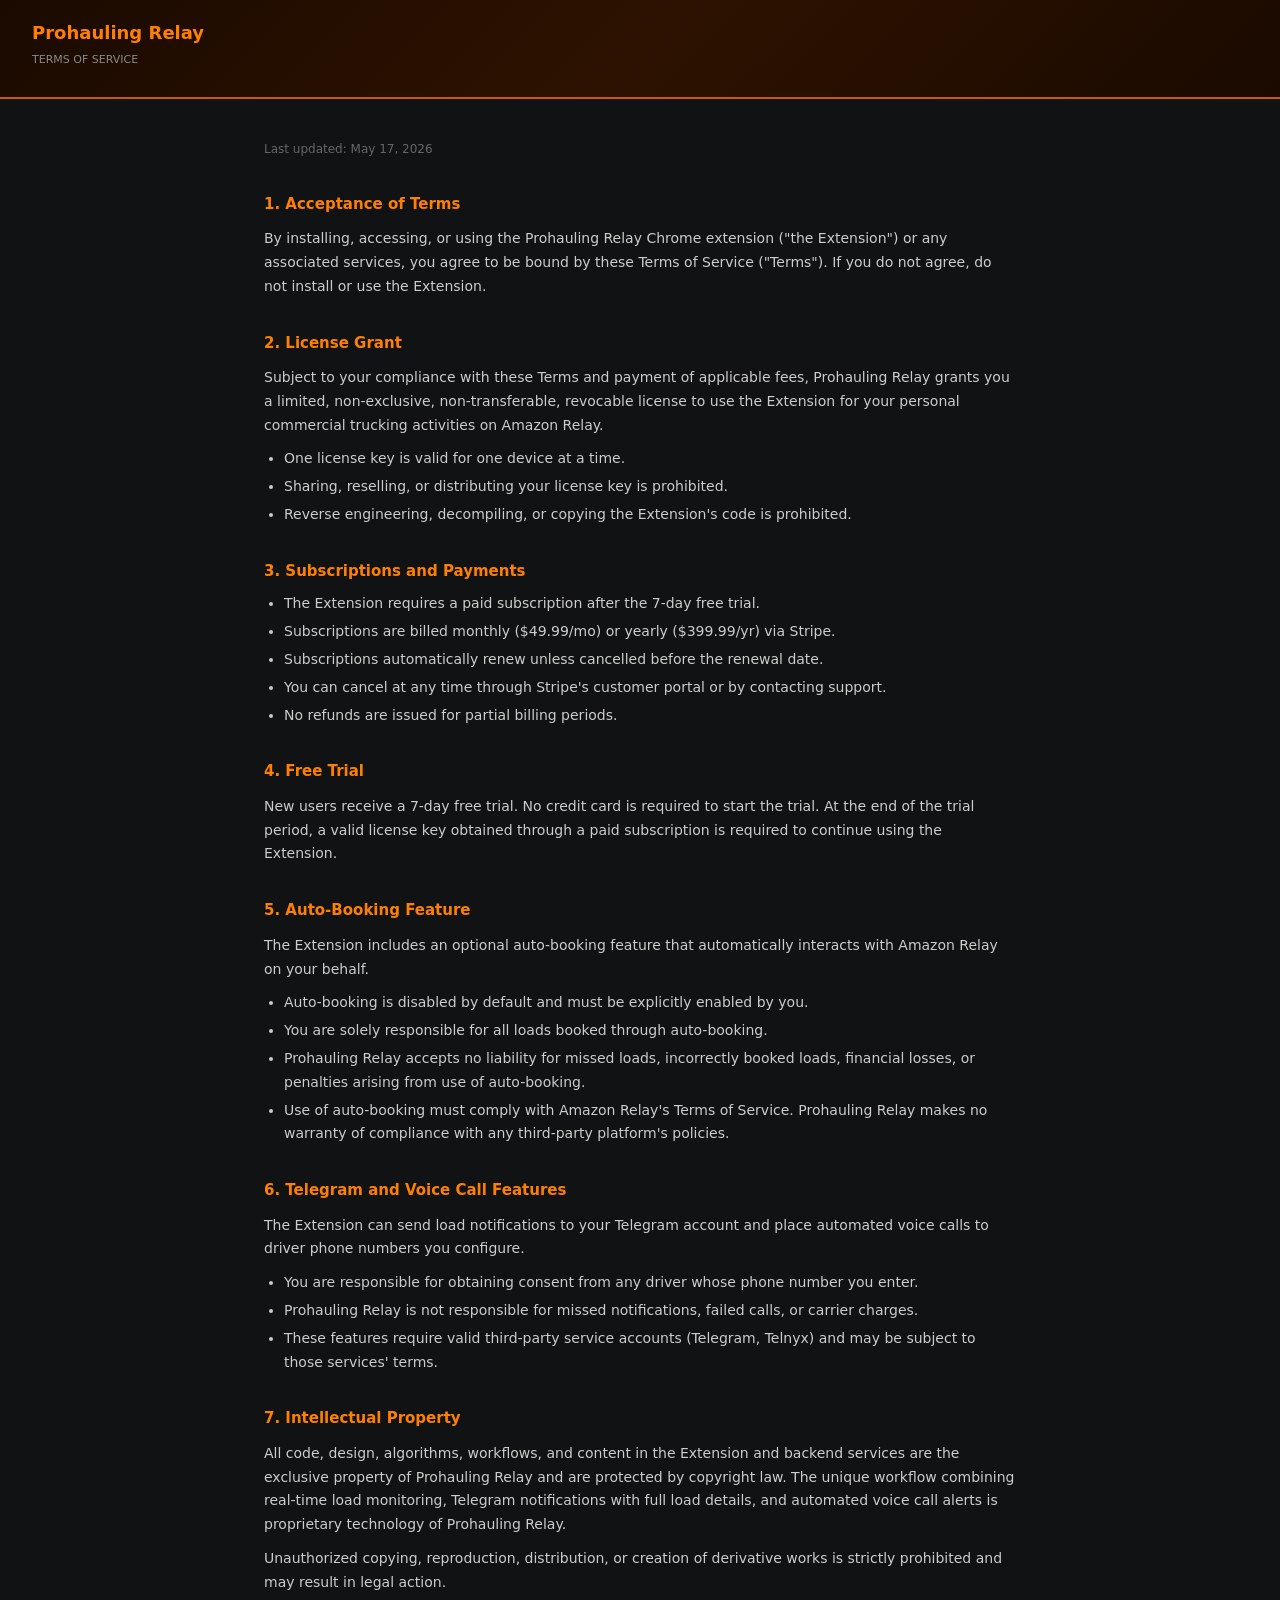
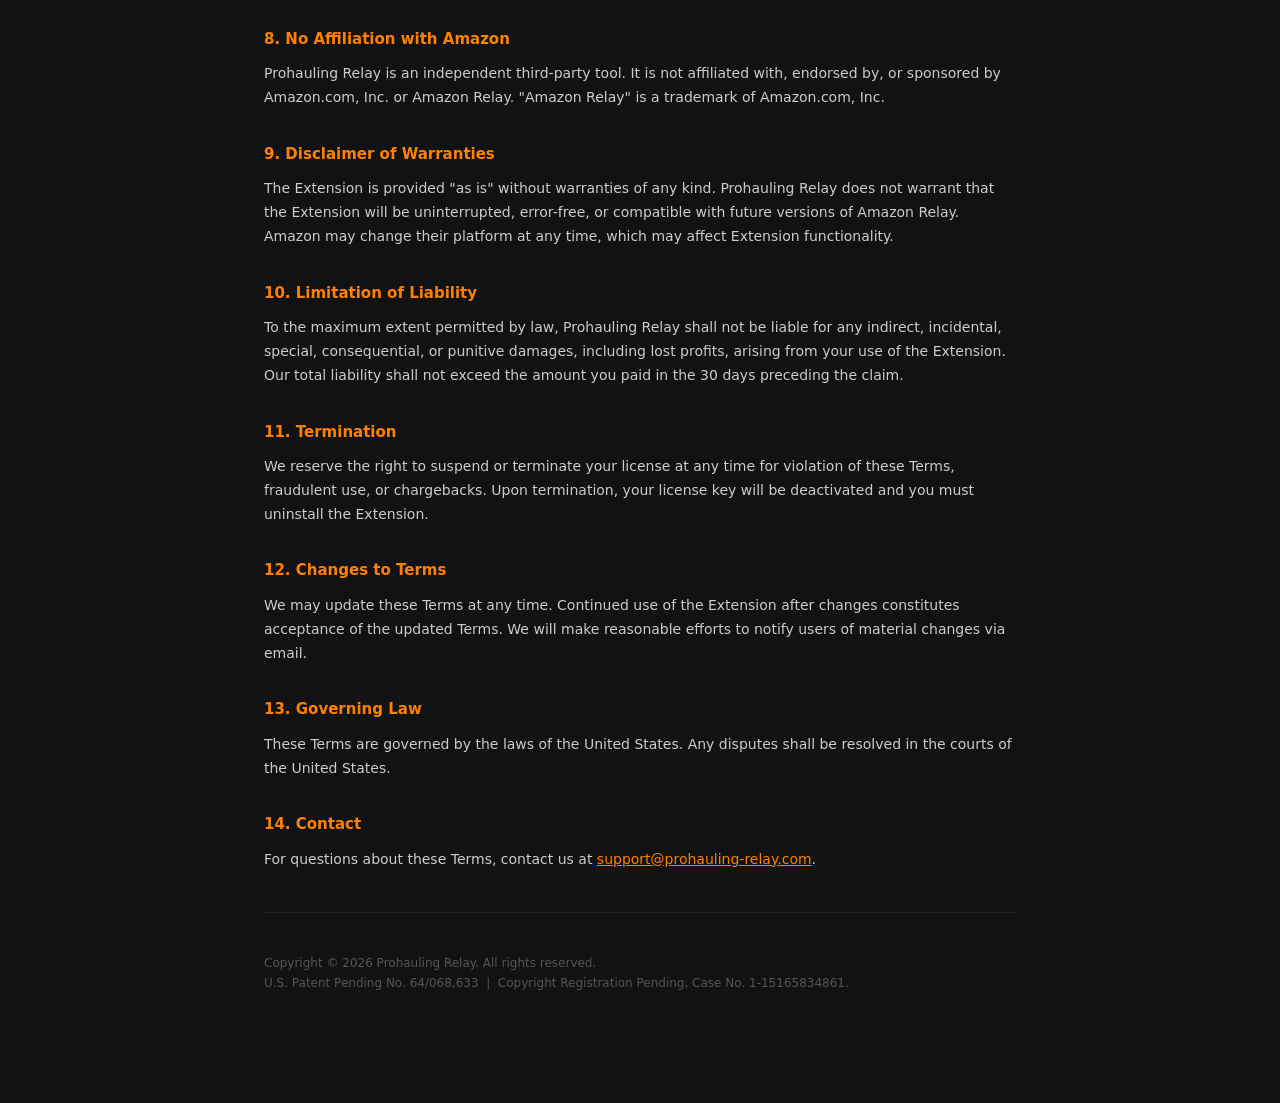
<file: terms.html>
<!-- Copyright (c) 2026 Prohauling Relay. All rights reserved. Copyright Registration Pending, Case No. 1-15165834861. U.S. Patent Pending No. 64/068,633. -->
<!DOCTYPE html>
<html lang="en">
<head>
  <script async src="https://pagead2.googlesyndication.com/pagead/js/adsbygoogle.js?client=ca-pub-5170894036546230" crossorigin="anonymous"></script>
  <meta charset="UTF-8">
  <meta name="viewport" content="width=device-width, initial-scale=1.0">
  <title>Prohauling Relay — Terms of Service</title>
  <link rel="icon" type="image/png" sizes="16x16" href="icons/icon16.png">
  <link rel="icon" type="image/png" sizes="48x48" href="icons/icon48.png">
  <link rel="icon" type="image/png" sizes="128x128" href="icons/icon128.png">
  <link rel="apple-touch-icon" sizes="128x128" href="icons/icon128.png">
  <style>
    * { box-sizing: border-box; margin: 0; padding: 0; }
    body { font-family: system-ui, -apple-system, sans-serif; background: #111213; color: #e0e0e0; line-height: 1.7; min-height: 100vh; }
    #page-wrap { overflow-x: hidden; width: 100%; max-width: 100vw; position: relative; }
    header { background: linear-gradient(135deg, #1a0a00 0%, #2d1200 50%, #1a0a00 100%); border-bottom: 2px solid #c85a00; padding: 18px 32px; position: sticky; top: 0; z-index: 100; }
    header h1 { font-size: 18px; font-weight: 900; color: #FF8000; }
    header p  { font-size: 11px; color: #888; margin-top: 2px; }
    main { max-width: 800px; margin: 40px auto; padding: 0 24px 60px; }
    h2 { color: #FF8000; margin-top: 32px; margin-bottom: 8px; font-size: 15px; }
    p  { margin: 10px 0; color: #ccc; font-size: 14px; }
    ul { margin: 8px 0 8px 20px; color: #ccc; font-size: 14px; }
    li { margin: 4px 0; }
    a { color: #FF8000; }
    strong { color: #fff; }
    .updated { color: #666; font-size: 12px; margin-bottom: 24px; display: block; }
    hr { border: none; border-top: 1px solid rgba(255,255,255,0.08); margin: 40px 0; }
  </style>
</head>
<body>
<div id="page-wrap">
<header>
  <h1>Prohauling Relay</h1>
  <p>TERMS OF SERVICE</p>
</header>
<main>
<p class="updated">Last updated: May 17, 2026</p>

<h2>1. Acceptance of Terms</h2>
<p>By installing, accessing, or using the Prohauling Relay Chrome extension ("the Extension") or any associated services, you agree to be bound by these Terms of Service ("Terms"). If you do not agree, do not install or use the Extension.</p>

<h2>2. License Grant</h2>
<p>Subject to your compliance with these Terms and payment of applicable fees, Prohauling Relay grants you a limited, non-exclusive, non-transferable, revocable license to use the Extension for your personal commercial trucking activities on Amazon Relay.</p>
<ul>
  <li>One license key is valid for one device at a time.</li>
  <li>Sharing, reselling, or distributing your license key is prohibited.</li>
  <li>Reverse engineering, decompiling, or copying the Extension's code is prohibited.</li>
</ul>

<h2>3. Subscriptions and Payments</h2>
<ul>
  <li>The Extension requires a paid subscription after the 7-day free trial.</li>
  <li>Subscriptions are billed monthly ($49.99/mo) or yearly ($399.99/yr) via Stripe.</li>
  <li>Subscriptions automatically renew unless cancelled before the renewal date.</li>
  <li>You can cancel at any time through Stripe's customer portal or by contacting support.</li>
  <li>No refunds are issued for partial billing periods.</li>
</ul>

<h2>4. Free Trial</h2>
<p>New users receive a 7-day free trial. No credit card is required to start the trial. At the end of the trial period, a valid license key obtained through a paid subscription is required to continue using the Extension.</p>

<h2>5. Auto-Booking Feature</h2>
<p>The Extension includes an optional auto-booking feature that automatically interacts with Amazon Relay on your behalf.</p>
<ul>
  <li>Auto-booking is disabled by default and must be explicitly enabled by you.</li>
  <li>You are solely responsible for all loads booked through auto-booking.</li>
  <li>Prohauling Relay accepts no liability for missed loads, incorrectly booked loads, financial losses, or penalties arising from use of auto-booking.</li>
  <li>Use of auto-booking must comply with Amazon Relay's Terms of Service. Prohauling Relay makes no warranty of compliance with any third-party platform's policies.</li>
</ul>

<h2>6. Telegram and Voice Call Features</h2>
<p>The Extension can send load notifications to your Telegram account and place automated voice calls to driver phone numbers you configure.</p>
<ul>
  <li>You are responsible for obtaining consent from any driver whose phone number you enter.</li>
  <li>Prohauling Relay is not responsible for missed notifications, failed calls, or carrier charges.</li>
  <li>These features require valid third-party service accounts (Telegram, Telnyx) and may be subject to those services' terms.</li>
</ul>

<h2>7. Intellectual Property</h2>
<p>All code, design, algorithms, workflows, and content in the Extension and backend services are the exclusive property of Prohauling Relay and are protected by copyright law. The unique workflow combining real-time load monitoring, Telegram notifications with full load details, and automated voice call alerts is proprietary technology of Prohauling Relay.</p>
<p>Unauthorized copying, reproduction, distribution, or creation of derivative works is strictly prohibited and may result in legal action.</p>

<h2>8. No Affiliation with Amazon</h2>
<p>Prohauling Relay is an independent third-party tool. It is not affiliated with, endorsed by, or sponsored by Amazon.com, Inc. or Amazon Relay. "Amazon Relay" is a trademark of Amazon.com, Inc.</p>

<h2>9. Disclaimer of Warranties</h2>
<p>The Extension is provided "as is" without warranties of any kind. Prohauling Relay does not warrant that the Extension will be uninterrupted, error-free, or compatible with future versions of Amazon Relay. Amazon may change their platform at any time, which may affect Extension functionality.</p>

<h2>10. Limitation of Liability</h2>
<p>To the maximum extent permitted by law, Prohauling Relay shall not be liable for any indirect, incidental, special, consequential, or punitive damages, including lost profits, arising from your use of the Extension. Our total liability shall not exceed the amount you paid in the 30 days preceding the claim.</p>

<h2>11. Termination</h2>
<p>We reserve the right to suspend or terminate your license at any time for violation of these Terms, fraudulent use, or chargebacks. Upon termination, your license key will be deactivated and you must uninstall the Extension.</p>

<h2>12. Changes to Terms</h2>
<p>We may update these Terms at any time. Continued use of the Extension after changes constitutes acceptance of the updated Terms. We will make reasonable efforts to notify users of material changes via email.</p>

<h2>13. Governing Law</h2>
<p>These Terms are governed by the laws of the United States. Any disputes shall be resolved in the courts of the United States.</p>

<h2>14. Contact</h2>
<p>For questions about these Terms, contact us at <a href="mailto:support@prohauling-relay.com">support@prohauling-relay.com</a>.</p>

<hr>
<p style="font-size:12px;color:#555;">Copyright &copy; 2026 Prohauling Relay. All rights reserved.<br>U.S. Patent Pending No. 64/068,633 &nbsp;|&nbsp; Copyright Registration Pending, Case No. 1-15165834861.</p>
</main>
</div><!-- end #page-wrap -->
</body>
</html>
</file>
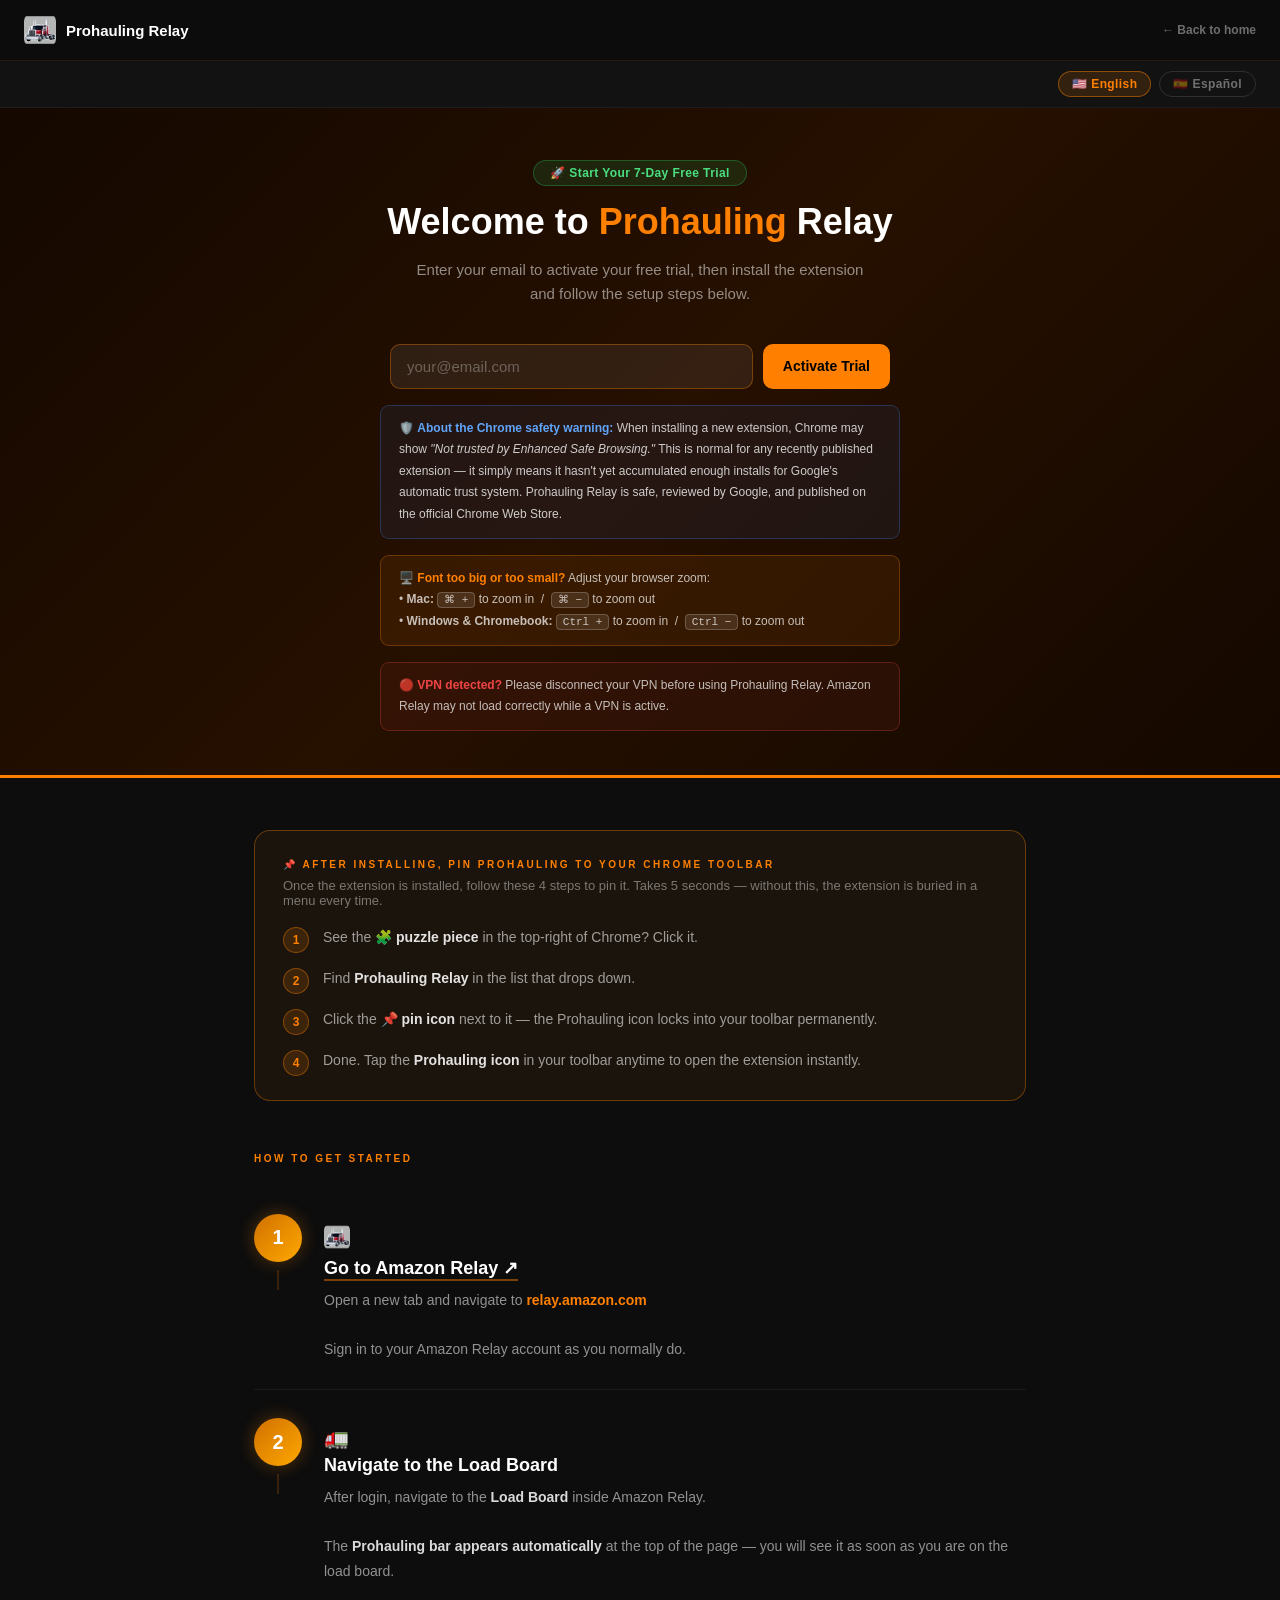
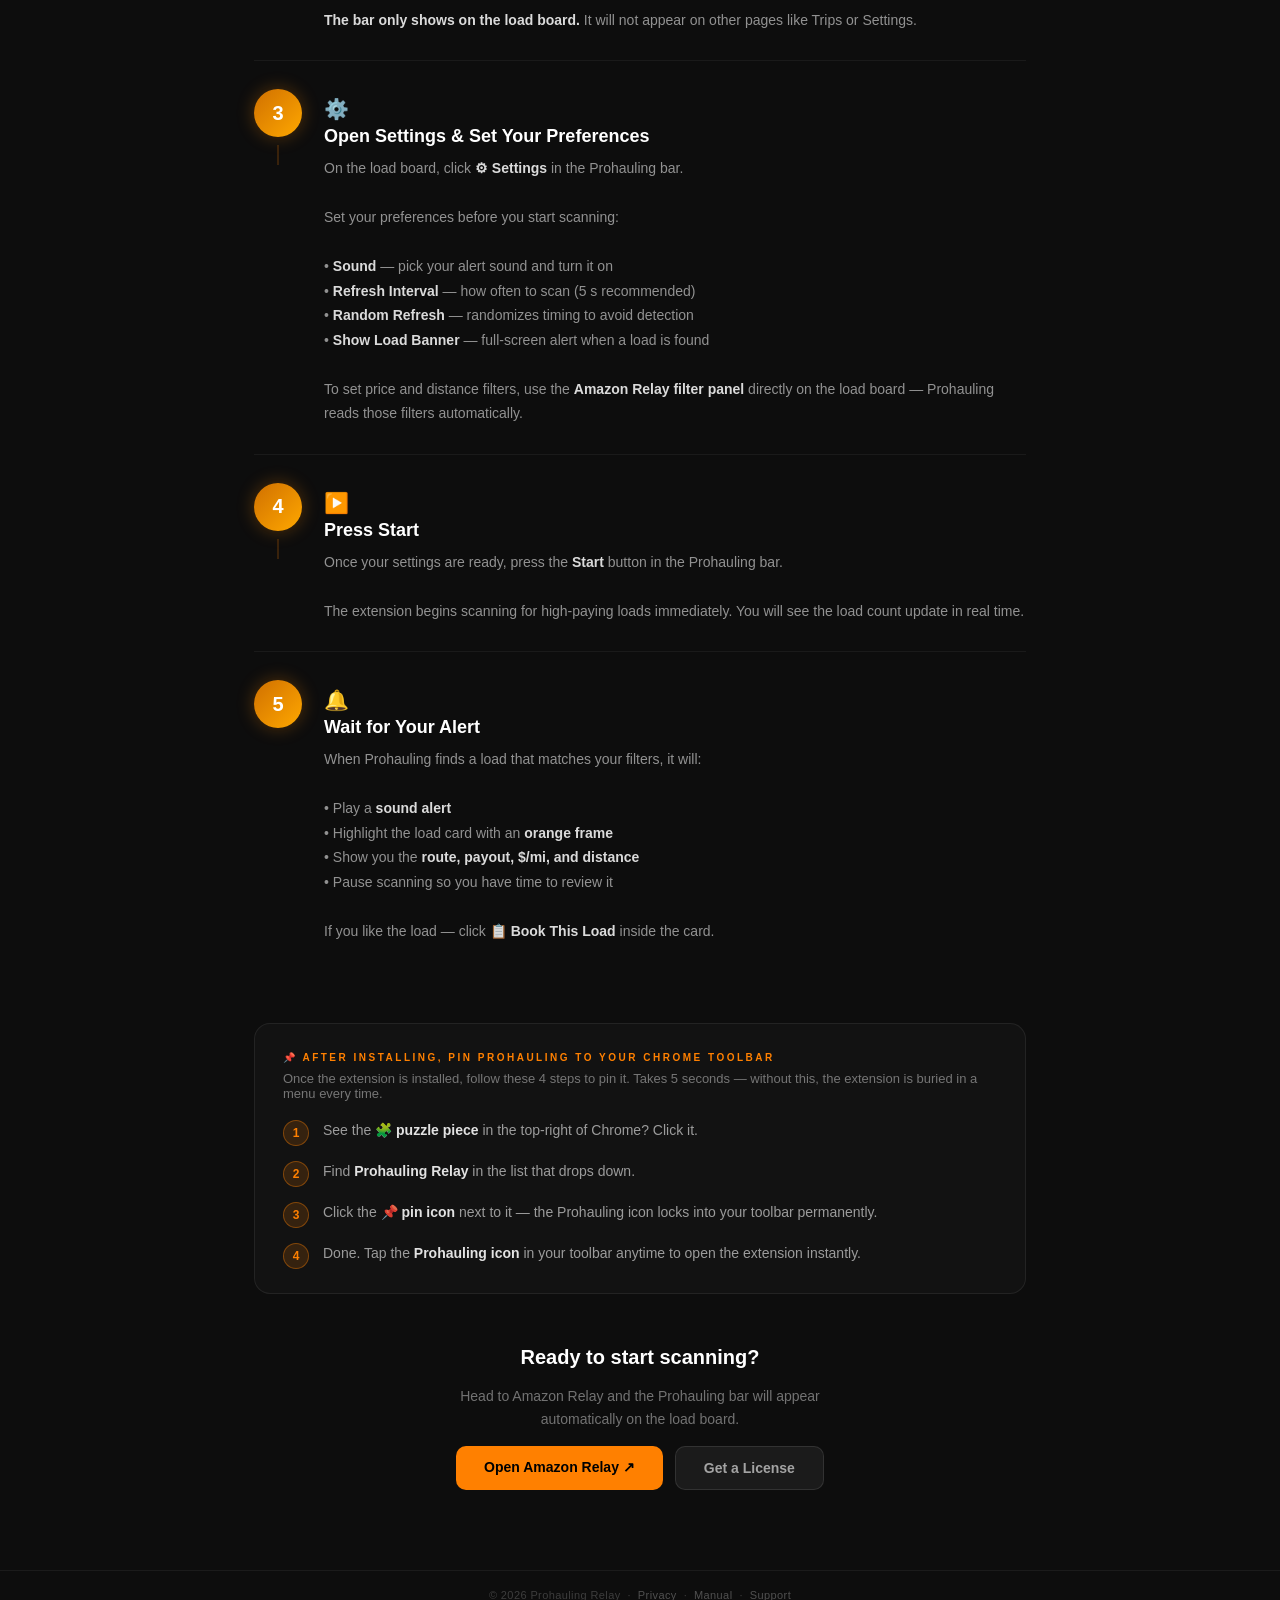
<file: welcome.html>
<!DOCTYPE html>
<html lang="en">
<head>
  <script async src="https://pagead2.googlesyndication.com/pagead/js/adsbygoogle.js?client=ca-pub-5170894036546230" crossorigin="anonymous"></script>
  <meta charset="UTF-8">
  <meta name="viewport" content="width=device-width, initial-scale=1.0">
  <title>Getting Started — Prohauling Relay</title>
  <link rel="icon" type="image/png" sizes="16x16" href="icons/icon16.png">
  <link rel="icon" type="image/png" sizes="48x48" href="icons/icon48.png">
  <link rel="icon" type="image/png" sizes="128x128" href="icons/icon128.png">
  <link rel="apple-touch-icon" sizes="128x128" href="icons/icon128.png">
  <style>
    * { margin: 0; padding: 0; box-sizing: border-box; }

    :root {
      --orange: #FF8000;
      --bg: #0d0d0d;
      --card: #151515;
      --text: #e0e0e0;
      --muted: rgba(255,255,255,0.55);
      --border: rgba(255,255,255,0.08);
    }

    body {
      background: var(--bg);
      color: var(--text);
      font-family: -apple-system, BlinkMacSystemFont, 'Segoe UI', sans-serif;
      min-height: 100vh;
      display: flex;
      flex-direction: column;
      align-items: center;
    }

    /* ── Top nav ──────────────────────────────────────── */
    .topnav {
      width: 100%;
      background: rgba(13,13,13,0.95);
      border-bottom: 1px solid rgba(255,128,0,0.12);
      padding: 14px 24px;
      display: flex;
      align-items: center;
      justify-content: space-between;
      position: sticky;
      top: 0;
      z-index: 100;
      backdrop-filter: blur(12px);
    }
    .topnav-logo {
      display: flex;
      align-items: center;
      gap: 10px;
      text-decoration: none;
    }
    .topnav-logo img { width: 32px; height: 32px; border-radius: 7px; }
    .topnav-logo-name { font-size: 15px; font-weight: 900; color: #fff; }
    .topnav-back {
      font-size: 12px;
      font-weight: 700;
      color: rgba(255,255,255,0.4);
      text-decoration: none;
      display: flex;
      align-items: center;
      gap: 5px;
      transition: color .15s;
    }
    .topnav-back:hover { color: var(--orange); }

    /* ── Lang bar ─────────────────────────────────────── */
    .lang-bar {
      width: 100%;
      background: rgba(255,255,255,0.02);
      border-bottom: 1px solid rgba(255,255,255,0.05);
      padding: 10px 24px;
      display: flex;
      justify-content: flex-end;
      align-items: center;
      gap: 8px;
    }
    .lang-pill {
      display: inline-flex;
      align-items: center;
      gap: 6px;
      padding: 5px 13px;
      border-radius: 20px;
      border: 1px solid rgba(255,255,255,0.12);
      background: transparent;
      color: rgba(255,255,255,0.4);
      font-size: 12px;
      font-weight: 700;
      letter-spacing: .4px;
      cursor: pointer;
      transition: background .15s, color .15s, border-color .15s;
    }
    .lang-pill:hover {
      background: rgba(255,255,255,0.07);
      color: rgba(255,255,255,0.75);
      border-color: rgba(255,255,255,0.25);
    }
    .lang-pill.active {
      background: rgba(255,128,0,0.14);
      border-color: rgba(255,128,0,0.45);
      color: var(--orange);
    }

    /* ── Hero strip ───────────────────────────────────── */
    .hero {
      width: 100%;
      background: linear-gradient(135deg, #140800 0%, #261000 50%, #140800 100%);
      border-bottom: 3px solid var(--orange);
      padding: 52px 24px 44px;
      text-align: center;
      display: flex;
      flex-direction: column;
      align-items: center;
      gap: 16px;
    }
    .hero-badge {
      display: inline-flex;
      align-items: center;
      gap: 7px;
      background: rgba(34,197,94,0.13);
      border: 1px solid rgba(34,197,94,0.32);
      border-radius: 20px;
      padding: 5px 16px;
      font-size: 12px;
      font-weight: 700;
      color: #4ade80;
      letter-spacing: .4px;
    }
    .hero h1 {
      font-size: 36px;
      font-weight: 900;
      line-height: 1.1;
      color: #fff;
    }
    .hero h1 span { color: var(--orange); }
    .hero-sub {
      font-size: 15px;
      color: rgba(255,255,255,0.52);
      max-width: 460px;
      line-height: 1.6;
    }
    .notice {
      max-width: 520px;
      width: 100%;
      border-radius: 9px;
      padding: 12px 18px;
      font-size: 12px;
      line-height: 1.8;
      text-align: left;
    }
    .notice-blue  { background: rgba(59,130,246,0.07); border: 1px solid rgba(59,130,246,0.28); color: rgba(255,255,255,0.78); }
    .notice-orange{ background: rgba(255,128,0,0.09);  border: 1px solid rgba(255,128,0,0.28);  color: rgba(255,255,255,0.72); }
    .notice-red   { background: rgba(239,68,68,0.07);  border: 1px solid rgba(239,68,68,0.28);  color: rgba(255,255,255,0.72); }
    .notice b { font-weight: 700; }
    .notice .bl { color: #60a5fa; }
    .notice .or { color: var(--orange); }
    .notice .rd { color: #ef4444; }

    /* ── Main content ─────────────────────────────────── */
    .content {
      width: 100%;
      max-width: 820px;
      padding: 52px 24px 80px;
      display: flex;
      flex-direction: column;
      gap: 52px;
    }

    .section-label {
      font-size: 10px;
      font-weight: 800;
      letter-spacing: 2.5px;
      text-transform: uppercase;
      color: var(--orange);
      margin-bottom: 22px;
    }

    /* ── Steps ────────────────────────────────────────── */
    .steps { display: flex; flex-direction: column; gap: 0; }
    .step {
      display: flex;
      gap: 22px;
      align-items: flex-start;
      padding: 28px 0;
      border-bottom: 1px solid rgba(255,255,255,0.055);
    }
    .step:last-child { border-bottom: none; }
    .step-left {
      display: flex;
      flex-direction: column;
      align-items: center;
      flex-shrink: 0;
      width: 48px;
    }
    .step-num {
      width: 48px;
      height: 48px;
      border-radius: 50%;
      background: linear-gradient(135deg, #d07000, #ffa800);
      display: flex;
      align-items: center;
      justify-content: center;
      font-size: 20px;
      font-weight: 900;
      color: #fff;
      box-shadow: 0 0 18px rgba(255,140,0,0.3);
      flex-shrink: 0;
    }
    .step-line {
      width: 2px;
      flex: 1;
      min-height: 20px;
      background: rgba(255,128,0,0.18);
      margin-top: 8px;
    }
    .step-body { padding-top: 10px; flex: 1; }
    .step-icon { font-size: 20px; margin-bottom: 7px; line-height: 1; }
    .step-title {
      font-size: 18px;
      font-weight: 800;
      color: #fff;
      margin-bottom: 9px;
    }
    .step-desc {
      font-size: 14px;
      color: rgba(255,255,255,0.55);
      line-height: 1.75;
    }
    .step-desc b { color: rgba(255,255,255,0.85); font-weight: 700; }
    .step-desc .hl { color: var(--orange); font-weight: 700; }
    .relay-link {
      color: #fff;
      text-decoration: none;
      border-bottom: 2px solid rgba(255,128,0,0.45);
      padding-bottom: 1px;
      transition: border-color .15s;
    }
    .relay-link:hover { border-color: var(--orange); }

    /* ── Pin guide card ───────────────────────────────── */
    .pin-guide {
      background: rgba(255,255,255,0.025);
      border: 1px solid rgba(255,255,255,0.07);
      border-radius: 16px;
      padding: 28px 28px 24px;
    }
    .pin-steps { display: flex; flex-direction: column; gap: 14px; margin-top: 18px; }
    .pin-step { display: flex; align-items: flex-start; gap: 14px; }
    .pin-num {
      width: 26px;
      height: 26px;
      border-radius: 50%;
      background: rgba(255,128,0,0.15);
      border: 1px solid rgba(255,128,0,0.38);
      display: flex;
      align-items: center;
      justify-content: center;
      font-size: 12px;
      font-weight: 900;
      color: var(--orange);
      flex-shrink: 0;
      margin-top: 1px;
    }
    .pin-text {
      font-size: 14px;
      color: rgba(255,255,255,0.58);
      line-height: 1.65;
    }
    .pin-text b { color: rgba(255,255,255,0.88); font-weight: 700; }

    /* ── CTA block ────────────────────────────────────── */
    .cta-block {
      display: flex;
      flex-direction: column;
      align-items: center;
      gap: 16px;
      text-align: center;
    }
    .cta-block-title {
      font-size: 20px;
      font-weight: 900;
      color: #fff;
    }
    .cta-block-sub {
      font-size: 14px;
      color: rgba(255,255,255,0.42);
      max-width: 380px;
      line-height: 1.6;
    }
    .cta-buttons { display: flex; gap: 12px; flex-wrap: wrap; justify-content: center; }
    .cta-btn-primary {
      display: inline-block;
      padding: 13px 28px;
      background: var(--orange);
      color: #000;
      font-weight: 900;
      font-size: 14px;
      border-radius: 10px;
      text-decoration: none;
      transition: opacity .15s, transform .1s;
    }
    .cta-btn-primary:hover { opacity: .88; transform: translateY(-2px); }
    .cta-btn-secondary {
      display: inline-block;
      padding: 13px 28px;
      background: rgba(255,255,255,0.06);
      color: rgba(255,255,255,0.6);
      font-weight: 700;
      font-size: 14px;
      border-radius: 10px;
      text-decoration: none;
      border: 1px solid rgba(255,255,255,0.1);
      transition: background .15s, color .15s;
    }
    .cta-btn-secondary:hover { background: rgba(255,255,255,0.1); color: #fff; }

    /* ── Footer ───────────────────────────────────────── */
    footer {
      width: 100%;
      border-top: 1px solid rgba(255,255,255,0.06);
      padding: 18px 24px;
      text-align: center;
      font-size: 11px;
      color: rgba(255,255,255,0.2);
      letter-spacing: .4px;
    }
    footer a { color: rgba(255,255,255,0.28); text-decoration: none; }
    footer a:hover { color: var(--orange); }

    #page-wrap { overflow-x: hidden; width: 100%; max-width: 100vw; position: relative; }

    @media (max-width: 600px) {
      .hero h1 { font-size: 27px; }
      .step-title { font-size: 16px; }
    }

    /* ── Trial signup form ─────────────────────────── */
    .trial-form-block { width: 100%; max-width: 500px; margin: 22px auto 0; }
    .trial-form-row { display: flex; gap: 10px; align-items: stretch; }
    .trial-email-input {
      flex: 1; background: rgba(255,255,255,0.07);
      border: 1px solid rgba(255,128,0,0.35); border-radius: 10px;
      color: #fff; font-size: 15px; padding: 13px 16px; outline: none;
      transition: border-color .2s;
    }
    .trial-email-input::placeholder { color: rgba(255,255,255,0.3); }
    .trial-email-input:focus { border-color: var(--orange); }
    .trial-submit-btn {
      background: var(--orange); color: #000; font-weight: 800; font-size: 14px;
      border: none; border-radius: 10px; padding: 13px 20px;
      cursor: pointer; white-space: nowrap; transition: opacity .2s;
    }
    .trial-submit-btn:hover { opacity: .88; }
    .trial-submit-btn:disabled { opacity: .5; cursor: not-allowed; }
    .trial-error { color: #ff5555; font-size: 13px; margin-top: 8px; text-align: left; }
    .trial-success-wrap { text-align: center; padding: 14px 0; }
    .trial-success-msg { color: #4ade80; font-weight: 700; font-size: 15px; margin-bottom: 16px; }
    .chrome-install-btn {
      display: inline-flex; align-items: center; gap: 10px;
      background: var(--orange); color: #000; font-weight: 800; font-size: 15px;
      padding: 14px 28px; border-radius: 12px; text-decoration: none;
      transition: opacity .2s, transform .2s;
    }
    .chrome-install-btn:hover { opacity: .88; transform: translateY(-2px); }
    @media (max-width: 480px) {
      .trial-form-row { flex-direction: column; }
      .trial-email-input, .trial-submit-btn { width: 100%; }
    }
  </style>
</head>
<body>
<div id="page-wrap">

<!-- Top nav -->
<nav class="topnav">
  <a href="index.html" class="topnav-logo">
    <img src="icons/icon128.png" alt="Prohauling Relay" onerror="this.style.display='none'">
    <span class="topnav-logo-name">Prohauling Relay</span>
  </a>
  <a href="index.html" class="topnav-back" id="backLink">← Back to home</a>
</nav>

<!-- Lang bar -->
<div class="lang-bar">
  <button type="button" class="lang-pill active" id="btnEn">🇺🇸 English</button>
  <button type="button" class="lang-pill"        id="btnEs">🇪🇸 Español</button>
</div>


<!-- ════════════════════  ENGLISH  ════════════════════════════════════════════ -->
<div id="lang-en" style="width:100%;display:flex;flex-direction:column;align-items:center;">

<div class="hero">
  <div class="hero-badge">🚀 Start Your 7-Day Free Trial</div>

  <h1>Welcome to <span>Prohauling</span> Relay</h1>
  <p class="hero-sub">Enter your email to activate your free trial, then install the extension and follow the setup steps below.</p>

  <div class="trial-form-block">
    <div id="twf-en">
      <div class="trial-form-row">
        <input type="email" id="tw-email-en" class="trial-email-input" placeholder="your@email.com" autocomplete="email" />
        <button type="button" class="trial-submit-btn" id="tw-btn-en">
          <span id="tw-btn-text-en">Activate Trial</span>
        </button>
      </div>
      <div id="tw-error-en" class="trial-error" style="display:none;"></div>
    </div>
    <div id="tw-success-en" class="trial-success-wrap" style="display:none;">
      <div class="trial-success-msg">✅ Trial activated! Install the extension below — then come back to this page to pin it to your toolbar.</div>
      <a href="https://chromewebstore.google.com/detail/prohauling-relay/kffhjamcojjcihbnakfehcogdcdknheb" target="_blank" rel="noopener" class="chrome-install-btn">Install Prohauling on Chrome ↗</a>
    </div>
  </div>

  <div class="notice notice-blue">
    🛡️ <b class="bl">About the Chrome safety warning:</b> When installing a new extension, Chrome may show <em>"Not trusted by Enhanced Safe Browsing."</em> This is normal for any recently published extension — it simply means it hasn't yet accumulated enough installs for Google's automatic trust system. Prohauling Relay is safe, reviewed by Google, and published on the official Chrome Web Store.
  </div>

  <div class="notice notice-orange">
    🖥️ <b class="or">Font too big or too small?</b> Adjust your browser zoom:<br>
    &bull; <b>Mac:</b> <kbd style="background:rgba(255,255,255,0.1);border:1px solid rgba(255,255,255,0.2);border-radius:4px;padding:1px 6px;font-size:11px;font-family:monospace;">⌘ +</kbd> to zoom in &nbsp;/&nbsp;
    <kbd style="background:rgba(255,255,255,0.1);border:1px solid rgba(255,255,255,0.2);border-radius:4px;padding:1px 6px;font-size:11px;font-family:monospace;">⌘ −</kbd> to zoom out<br>
    &bull; <b>Windows &amp; Chromebook:</b> <kbd style="background:rgba(255,255,255,0.1);border:1px solid rgba(255,255,255,0.2);border-radius:4px;padding:1px 6px;font-size:11px;font-family:monospace;">Ctrl +</kbd> to zoom in &nbsp;/&nbsp;
    <kbd style="background:rgba(255,255,255,0.1);border:1px solid rgba(255,255,255,0.2);border-radius:4px;padding:1px 6px;font-size:11px;font-family:monospace;">Ctrl −</kbd> to zoom out
  </div>

  <div class="notice notice-red">
    🔴 <b class="rd">VPN detected?</b> Please disconnect your VPN before using Prohauling Relay. Amazon Relay may not load correctly while a VPN is active.
  </div>
</div>

<div class="content">

  <!-- Pin guide — TOP PRIORITY -->
  <div class="pin-guide" style="border-color:rgba(255,128,0,0.35);background:rgba(255,128,0,0.06);">
    <div class="section-label" style="margin-bottom:0;">📌 After installing, pin Prohauling to your Chrome toolbar</div>
    <p style="font-size:13px;color:rgba(255,255,255,0.42);margin-top:8px;">Once the extension is installed, follow these 4 steps to pin it. Takes 5 seconds — without this, the extension is buried in a menu every time.</p>
    <div class="pin-steps">
      <div class="pin-step">
        <div class="pin-num">1</div>
        <div class="pin-text">See the <b>🧩 puzzle piece</b> in the top-right of Chrome? Click it.</div>
      </div>
      <div class="pin-step">
        <div class="pin-num">2</div>
        <div class="pin-text">Find <b>Prohauling Relay</b> in the list that drops down.</div>
      </div>
      <div class="pin-step">
        <div class="pin-num">3</div>
        <div class="pin-text">Click the <b>📌 pin icon</b> next to it — the Prohauling icon locks into your toolbar permanently.</div>
      </div>
      <div class="pin-step">
        <div class="pin-num">4</div>
        <div class="pin-text">Done. Tap the <b>Prohauling icon</b> in your toolbar anytime to open the extension instantly.</div>
      </div>
    </div>
  </div>

  <div>
    <div class="section-label">How to get started</div>
    <div class="steps">

      <div class="step">
        <div class="step-left"><div class="step-num">1</div><div class="step-line"></div></div>
        <div class="step-body">
          <div class="step-icon"><img src="icons/icon128.png" alt="" style="width:26px;height:26px;border-radius:6px;vertical-align:middle;" onerror="this.style.display='none'"></div>
          <div class="step-title"><a href="https://relay.amazon.com" target="_blank" rel="noopener" class="relay-link">Go to Amazon Relay ↗</a></div>
          <div class="step-desc">
            Open a new tab and navigate to <span class="hl">relay.amazon.com</span><br><br>
            Sign in to your Amazon Relay account as you normally do.
          </div>
        </div>
      </div>

      <div class="step">
        <div class="step-left"><div class="step-num">2</div><div class="step-line"></div></div>
        <div class="step-body">
          <div class="step-icon">🚛</div>
          <div class="step-title">Navigate to the Load Board</div>
          <div class="step-desc">
            After login, navigate to the <b>Load Board</b> inside Amazon Relay.<br><br>
            The <b>Prohauling bar appears automatically</b> at the top of the page — you will see it as soon as you are on the load board.<br><br>
            <b>The bar only shows on the load board.</b> It will not appear on other pages like Trips or Settings.
          </div>
        </div>
      </div>

      <div class="step">
        <div class="step-left"><div class="step-num">3</div><div class="step-line"></div></div>
        <div class="step-body">
          <div class="step-icon">⚙️</div>
          <div class="step-title">Open Settings &amp; Set Your Preferences</div>
          <div class="step-desc">
            On the load board, click <b>⚙ Settings</b> in the Prohauling bar.<br><br>
            Set your preferences before you start scanning:<br><br>
            &bull; <b>Sound</b> — pick your alert sound and turn it on<br>
            &bull; <b>Refresh Interval</b> — how often to scan (5 s recommended)<br>
            &bull; <b>Random Refresh</b> — randomizes timing to avoid detection<br>
            &bull; <b>Show Load Banner</b> — full-screen alert when a load is found<br><br>
            To set price and distance filters, use the <b>Amazon Relay filter panel</b> directly on the load board — Prohauling reads those filters automatically.
          </div>
        </div>
      </div>

      <div class="step">
        <div class="step-left"><div class="step-num">4</div><div class="step-line"></div></div>
        <div class="step-body">
          <div class="step-icon">▶️</div>
          <div class="step-title">Press Start</div>
          <div class="step-desc">
            Once your settings are ready, press the <b>Start</b> button in the Prohauling bar.<br><br>
            The extension begins scanning for high-paying loads immediately. You will see the load count update in real time.
          </div>
        </div>
      </div>

      <div class="step">
        <div class="step-left"><div class="step-num">5</div></div>
        <div class="step-body">
          <div class="step-icon">🔔</div>
          <div class="step-title">Wait for Your Alert</div>
          <div class="step-desc">
            When Prohauling finds a load that matches your filters, it will:<br><br>
            &bull; Play a <b>sound alert</b><br>
            &bull; Highlight the load card with an <b>orange frame</b><br>
            &bull; Show you the <b>route, payout, $/mi, and distance</b><br>
            &bull; Pause scanning so you have time to review it<br><br>
            If you like the load — click <b>📋 Book This Load</b> inside the card.
          </div>
        </div>
      </div>

    </div>
  </div>

  <!-- Pin guide -->
  <div class="pin-guide">
    <div class="section-label" style="margin-bottom:0;">📌 After installing, pin Prohauling to your Chrome toolbar</div>
    <p style="font-size:13px;color:rgba(255,255,255,0.42);margin-top:8px;">Once the extension is installed, follow these 4 steps to pin it. Takes 5 seconds — without this, the extension is buried in a menu every time.</p>
    <div class="pin-steps">
      <div class="pin-step">
        <div class="pin-num">1</div>
        <div class="pin-text">See the <b>🧩 puzzle piece</b> in the top-right of Chrome? Click it.</div>
      </div>
      <div class="pin-step">
        <div class="pin-num">2</div>
        <div class="pin-text">Find <b>Prohauling Relay</b> in the list that drops down.</div>
      </div>
      <div class="pin-step">
        <div class="pin-num">3</div>
        <div class="pin-text">Click the <b>📌 pin icon</b> next to it — the Prohauling icon locks into your toolbar permanently.</div>
      </div>
      <div class="pin-step">
        <div class="pin-num">4</div>
        <div class="pin-text">Done. Tap the <b>Prohauling icon</b> in your toolbar anytime to open the extension instantly.</div>
      </div>
    </div>
  </div>

  <!-- CTA -->
  <div class="cta-block">
    <div class="cta-block-title">Ready to start scanning?</div>
    <div class="cta-block-sub">Head to Amazon Relay and the Prohauling bar will appear automatically on the load board.</div>
    <div class="cta-buttons">
      <a href="https://relay.amazon.com" target="_blank" rel="noopener" class="cta-btn-primary">Open Amazon Relay ↗</a>
      <a href="checkout.html" class="cta-btn-secondary">Get a License</a>
    </div>
  </div>

</div>

<footer>
  © 2026 Prohauling Relay &nbsp;·&nbsp;
  <a href="privacy-policy.html">Privacy</a> &nbsp;·&nbsp;
  <a href="manual.html">Manual</a> &nbsp;·&nbsp;
  <a href="https://t.me/Pr0HaulingBot" target="_blank" rel="noopener">Support</a>
</footer>

</div><!-- /#lang-en -->


<!-- ════════════════════  ESPAÑOL  ════════════════════════════════════════════ -->
<div id="lang-es" style="display:none;width:100%;flex-direction:column;align-items:center;">

<div class="hero">
  <div class="hero-badge">🚀 Inicia Tu Prueba Gratuita de 7 Días</div>

  <h1>Bienvenido a <span>Prohauling</span> Relay</h1>
  <p class="hero-sub">Ingresa tu correo para activar tu prueba gratuita, luego instala la extensión y sigue los pasos de configuración.</p>

  <div class="trial-form-block">
    <div id="twf-es">
      <div class="trial-form-row">
        <input type="email" id="tw-email-es" class="trial-email-input" placeholder="tu@correo.com" autocomplete="email" />
        <button type="button" class="trial-submit-btn" id="tw-btn-es">
          <span id="tw-btn-text-es">Activar Prueba</span>
        </button>
      </div>
      <div id="tw-error-es" class="trial-error" style="display:none;"></div>
    </div>
    <div id="tw-success-es" class="trial-success-wrap" style="display:none;">
      <div class="trial-success-msg">✅ ¡Prueba activada! Instala la extensión abajo — luego vuelve a esta página para anclarla en tu barra.</div>
      <a href="https://chromewebstore.google.com/detail/prohauling-relay/kffhjamcojjcihbnakfehcogdcdknheb" target="_blank" rel="noopener" class="chrome-install-btn">Instalar Prohauling en Chrome ↗</a>
    </div>
  </div>

  <div class="notice notice-blue">
    🛡️ <b class="bl">Sobre la advertencia de seguridad de Chrome:</b> Al instalar una extensión nueva, Chrome puede mostrar <em>"No es de confianza según Navegación segura mejorada."</em> Esto es normal para cualquier extensión recién publicada — simplemente significa que aún no tiene suficientes instalaciones para el sistema automático de confianza de Google. Prohauling Relay es segura, revisada por Google y publicada en la Chrome Web Store oficial.
  </div>

  <div class="notice notice-orange">
    🖥️ <b class="or">¿El texto se ve muy grande o muy pequeño?</b> Ajusta el zoom del navegador:<br>
    &bull; <b>Mac:</b> <kbd style="background:rgba(255,255,255,0.1);border:1px solid rgba(255,255,255,0.2);border-radius:4px;padding:1px 6px;font-size:11px;font-family:monospace;">⌘ +</kbd> para agrandar &nbsp;/&nbsp;
    <kbd style="background:rgba(255,255,255,0.1);border:1px solid rgba(255,255,255,0.2);border-radius:4px;padding:1px 6px;font-size:11px;font-family:monospace;">⌘ −</kbd> para reducir<br>
    &bull; <b>Windows y Chromebook:</b> <kbd style="background:rgba(255,255,255,0.1);border:1px solid rgba(255,255,255,0.2);border-radius:4px;padding:1px 6px;font-size:11px;font-family:monospace;">Ctrl +</kbd> para agrandar &nbsp;/&nbsp;
    <kbd style="background:rgba(255,255,255,0.1);border:1px solid rgba(255,255,255,0.2);border-radius:4px;padding:1px 6px;font-size:11px;font-family:monospace;">Ctrl −</kbd> para reducir
  </div>

  <div class="notice notice-red">
    🔴 <b class="rd">¿Tienes una VPN activa?</b> Por favor desconéctala antes de usar Prohauling Relay. Amazon Relay puede no funcionar correctamente con una VPN activada.
  </div>
</div>

<div class="content">

  <!-- Pin guide — PRIORIDAD -->
  <div class="pin-guide" style="border-color:rgba(255,128,0,0.35);background:rgba(255,128,0,0.06);">
    <div class="section-label" style="margin-bottom:0;">📌 Después de instalar, ancla Prohauling a tu barra de Chrome</div>
    <p style="font-size:13px;color:rgba(255,255,255,0.42);margin-top:8px;">Una vez instalada la extensión, sigue estos 4 pasos para anclarla. Son 5 segundos — sin esto, la extensión queda enterrada en un menú cada vez.</p>
    <div class="pin-steps">
      <div class="pin-step">
        <div class="pin-num">1</div>
        <div class="pin-text">¿Ves el <b>🧩 ícono de rompecabezas</b> en la esquina superior derecha de Chrome? Haz clic ahí.</div>
      </div>
      <div class="pin-step">
        <div class="pin-num">2</div>
        <div class="pin-text">Busca <b>Prohauling Relay</b> en la lista que aparece.</div>
      </div>
      <div class="pin-step">
        <div class="pin-num">3</div>
        <div class="pin-text">Haz clic en el <b>📌 ícono de pin</b> — el ícono de Prohauling queda fijo en tu barra permanentemente.</div>
      </div>
      <div class="pin-step">
        <div class="pin-num">4</div>
        <div class="pin-text">Listo. Toca el <b>ícono de Prohauling</b> en tu barra cuando quieras abrir la extensión al instante.</div>
      </div>
    </div>
  </div>

  <div>
    <div class="section-label">Cómo empezar</div>
    <div class="steps">

      <div class="step">
        <div class="step-left"><div class="step-num">1</div><div class="step-line"></div></div>
        <div class="step-body">
          <div class="step-icon"><img src="icons/icon128.png" alt="" style="width:26px;height:26px;border-radius:6px;vertical-align:middle;" onerror="this.style.display='none'"></div>
          <div class="step-title"><a href="https://relay.amazon.com" target="_blank" rel="noopener" class="relay-link">Ve a Amazon Relay ↗</a></div>
          <div class="step-desc">
            Abre una nueva pestaña y ve a <span class="hl">relay.amazon.com</span><br><br>
            Inicia sesión en tu cuenta de Amazon Relay como lo haces normalmente.
          </div>
        </div>
      </div>

      <div class="step">
        <div class="step-left"><div class="step-num">2</div><div class="step-line"></div></div>
        <div class="step-body">
          <div class="step-icon">🚛</div>
          <div class="step-title">Navega al Tablero de Cargas</div>
          <div class="step-desc">
            Después de iniciar sesión, navega al <b>Tablero de Cargas</b> dentro de Amazon Relay.<br><br>
            La <b>barra de Prohauling aparece automáticamente</b> en la parte superior de la página — la verás en cuanto estés en el tablero de cargas.<br><br>
            <b>La barra solo se muestra en el tablero de cargas.</b> No aparecerá en otras páginas como Viajes o Configuración.
          </div>
        </div>
      </div>

      <div class="step">
        <div class="step-left"><div class="step-num">3</div><div class="step-line"></div></div>
        <div class="step-body">
          <div class="step-icon">⚙️</div>
          <div class="step-title">Abre Ajustes y Configura tus Preferencias</div>
          <div class="step-desc">
            En el tablero de cargas, haz clic en <b>⚙ Ajustes</b> en la barra de Prohauling.<br><br>
            Configura tus preferencias antes de empezar a escanear:<br><br>
            &bull; <b>Sonido</b> — elige tu sonido de alerta y actívalo<br>
            &bull; <b>Intervalo de refresco</b> — con qué frecuencia escanear (5 s recomendado)<br>
            &bull; <b>Intervalo Aleatorio</b> — varía el tiempo para evitar detección<br>
            &bull; <b>Mostrar Banner</b> — alerta en pantalla completa al encontrar una carga<br><br>
            Para configurar filtros de precio y distancia, usa el <b>panel de filtros de Amazon Relay</b> directamente en el tablero — Prohauling los lee automáticamente.
          </div>
        </div>
      </div>

      <div class="step">
        <div class="step-left"><div class="step-num">4</div><div class="step-line"></div></div>
        <div class="step-body">
          <div class="step-icon">▶️</div>
          <div class="step-title">Presiona Iniciar</div>
          <div class="step-desc">
            Una vez que tus ajustes estén listos, presiona el botón <b>Iniciar</b> en la barra de Prohauling.<br><br>
            La extensión comienza a escanear cargas de alto pago de inmediato. Verás el conteo actualizarse en tiempo real.
          </div>
        </div>
      </div>

      <div class="step">
        <div class="step-left"><div class="step-num">5</div></div>
        <div class="step-body">
          <div class="step-icon">🔔</div>
          <div class="step-title">Espera Tu Alerta</div>
          <div class="step-desc">
            Cuando Prohauling encuentre una carga que coincida con tus filtros:<br><br>
            &bull; Reproducirá una <b>alerta de sonido</b><br>
            &bull; Resaltará la tarjeta de carga con un <b>marco naranja</b><br>
            &bull; Te mostrará la <b>ruta, pago total, $/milla y distancia</b><br>
            &bull; Pausará el escaneo para que tengas tiempo de revisarla<br><br>
            Si te gusta la carga — haz clic en <b>📋 Reservar esta Carga</b> dentro de la tarjeta.
          </div>
        </div>
      </div>

    </div>
  </div>

  <!-- Pin guide -->
  <div class="pin-guide">
    <div class="section-label" style="margin-bottom:0;">📌 Después de instalar, ancla Prohauling a tu barra de Chrome</div>
    <p style="font-size:13px;color:rgba(255,255,255,0.42);margin-top:8px;">Una vez instalada la extensión, sigue estos 4 pasos para anclarla. Son 5 segundos — sin esto, la extensión queda enterrada en un menú cada vez.</p>
    <div class="pin-steps">
      <div class="pin-step">
        <div class="pin-num">1</div>
        <div class="pin-text">¿Ves el <b>🧩 ícono de rompecabezas</b> en la esquina superior derecha de Chrome? Haz clic ahí.</div>
      </div>
      <div class="pin-step">
        <div class="pin-num">2</div>
        <div class="pin-text">Busca <b>Prohauling Relay</b> en la lista que aparece.</div>
      </div>
      <div class="pin-step">
        <div class="pin-num">3</div>
        <div class="pin-text">Haz clic en el <b>📌 ícono de pin</b> — el ícono de Prohauling queda fijo en tu barra permanentemente.</div>
      </div>
      <div class="pin-step">
        <div class="pin-num">4</div>
        <div class="pin-text">Listo. Toca el <b>ícono de Prohauling</b> en tu barra cuando quieras abrir la extensión al instante.</div>
      </div>
    </div>
  </div>

  <!-- CTA -->
  <div class="cta-block">
    <div class="cta-block-title">¿Listo para empezar?</div>
    <div class="cta-block-sub">Ve a Amazon Relay y la barra de Prohauling aparecerá automáticamente en el tablero de cargas.</div>
    <div class="cta-buttons">
      <a href="https://relay.amazon.com" target="_blank" rel="noopener" class="cta-btn-primary">Abrir Amazon Relay ↗</a>
      <a href="checkout.html" class="cta-btn-secondary">Obtener Licencia</a>
    </div>
  </div>

</div>

<footer>
  © 2026 Prohauling Relay &nbsp;·&nbsp;
  <a href="privacy-policy.html">Privacidad</a> &nbsp;·&nbsp;
  <a href="manual.html">Manual</a> &nbsp;·&nbsp;
  <a href="https://t.me/Pr0HaulingBot" target="_blank" rel="noopener">Soporte</a>
</footer>

</div><!-- /#lang-es -->


<script src="welcome.js"></script>

</div><!-- end #page-wrap -->
</body>
</html>
</file>
